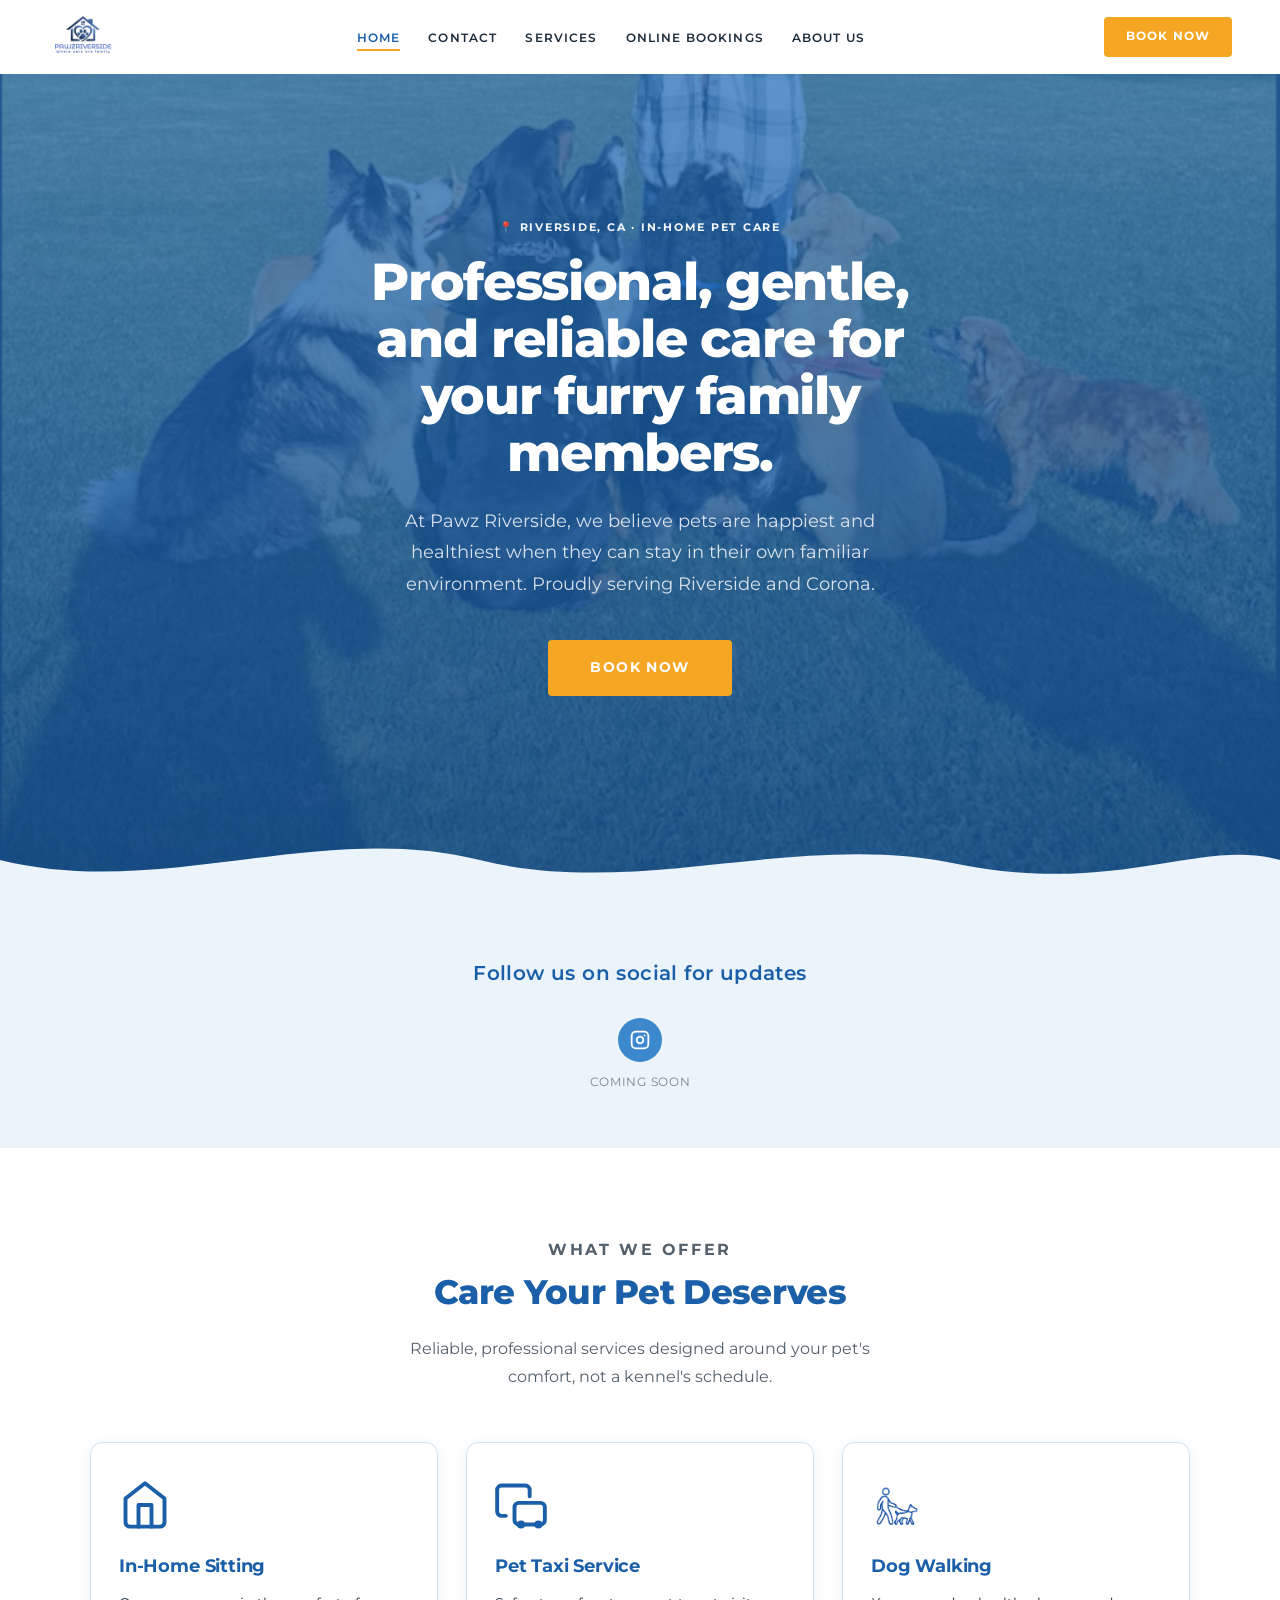
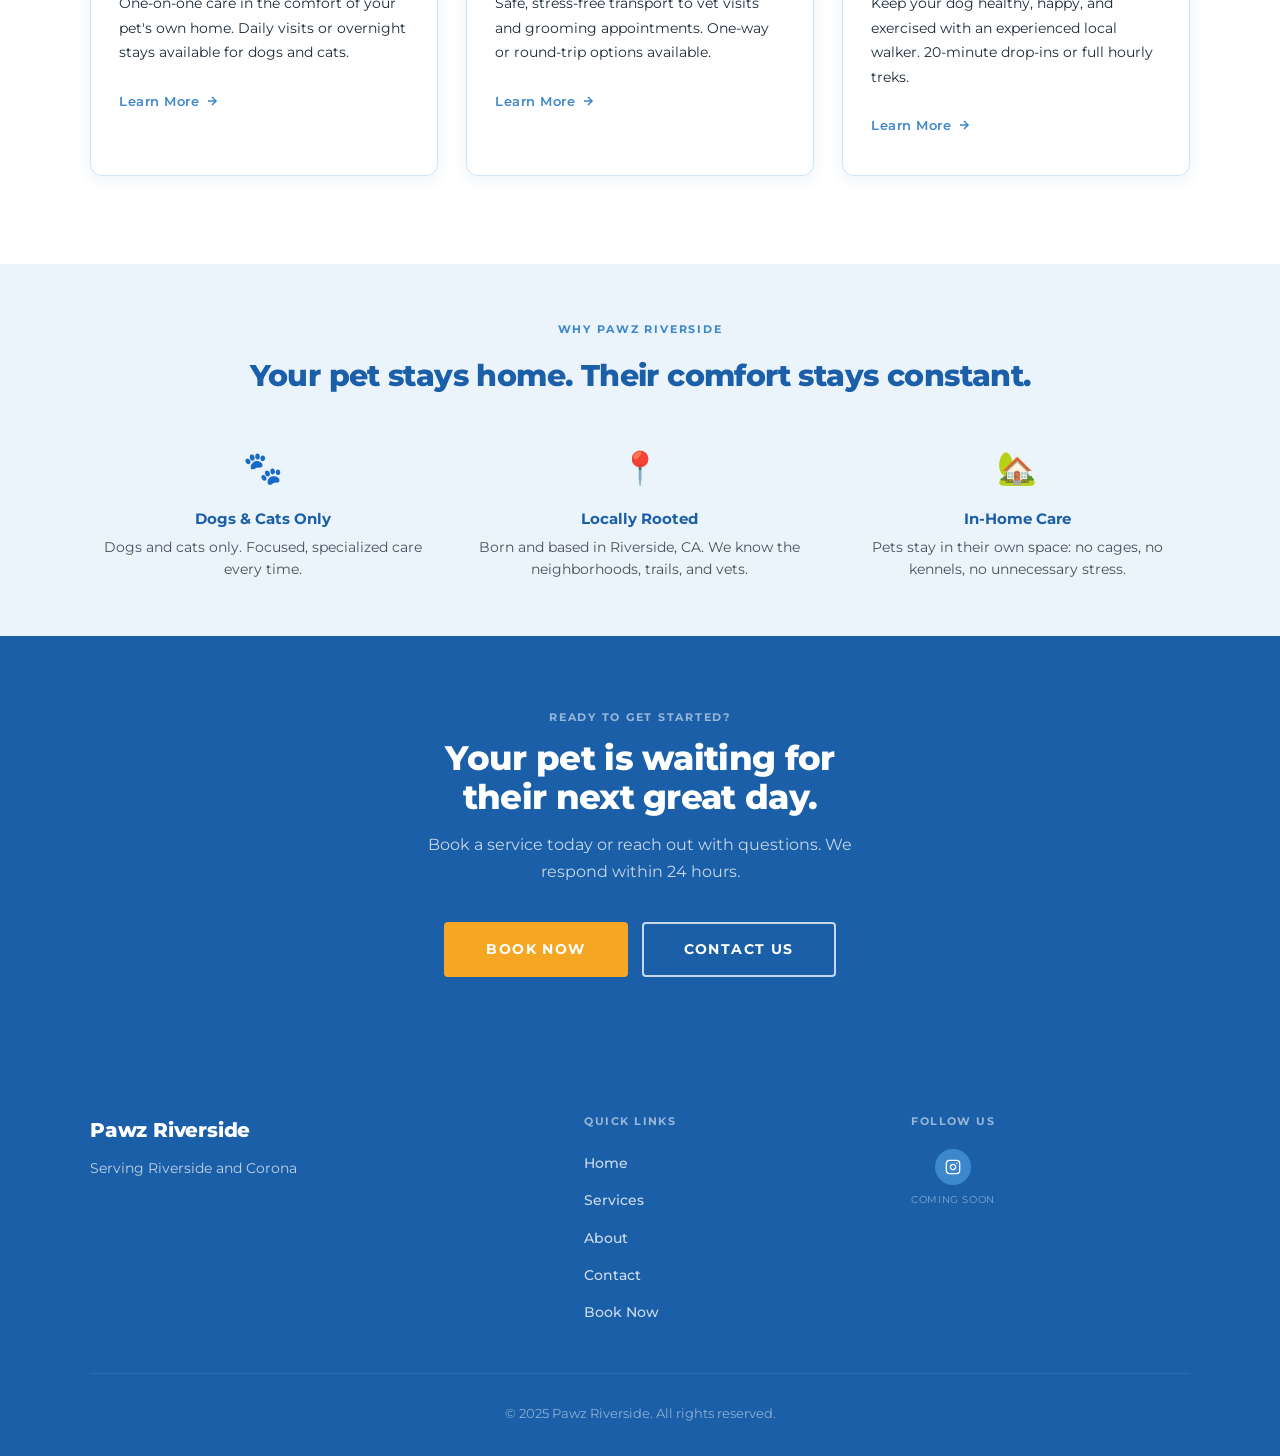
<file: index.html>
<!DOCTYPE html>
<html lang="en">
<head>
  <link rel="apple-touch-icon" sizes="180x180" href="/apple-touch-icon.png">
  <link rel="icon" type="image/png" sizes="32x32" href="/favicon-32x32.png">
  <link rel="icon" type="image/png" sizes="16x16" href="/favicon-16x16.png">
  <link rel="manifest" href="/site.webmanifest">
  <meta charset="UTF-8" />
  <meta name="viewport" content="width=device-width, initial-scale=1.0" />
  <title>Pawz Riverside — In-Home Pet Sitting & Pet Taxi | Riverside, CA</title>
  <meta name="description" content="Professional in-home pet sitting, pet taxi, and dog walking services in Riverside, CA. Serving dogs and cats with personalized, loving care." />
  <link rel="stylesheet" href="style.css" />
</head>
<body>

  <!-- ===== NAV ===== -->
  <nav class="nav" id="nav">
    <div class="nav-logo-wrapper">
      <a href="index.html" class="nav-logo-link">
        <img src="images/Pawz_Riverside_Logo.jpg" alt="Pawz Riverside" class="nav-logo-img" />
      </a>
    </div>
    <ul class="nav-links">
      <li><a href="index.html" class="active">Home</a></li>
      <li><a href="contact.html">Contact</a></li>
      <li><a href="services.html">Services</a></li>
      <li><a href="booking.html">Online Bookings</a></li>
      <li><a href="about.html">About Us</a></li>
    </ul>
    <a href="booking.html" class="btn-book">Book Now</a>
    <button class="nav-hamburger" id="hamburger" aria-label="Toggle menu">
      <span></span><span></span><span></span>
    </button>
  </nav>
  <div class="mobile-menu" id="mobileMenu">
    <a href="index.html" class="active">Home</a>
    <a href="contact.html">Contact</a>
    <a href="services.html">Services</a>
    <a href="booking.html">Online Bookings</a>
    <a href="about.html">About Us</a>
    <a href="booking.html" class="btn-book-mobile">Book Now</a>
  </div>

  <!-- ===== HERO ===== -->
  <section class="hero">
    <div class="hero-content">
      <p class="section-label" style="color:rgba(255,255,255,0.95); margin-bottom:16px;">📍 Riverside, CA · In-Home Pet Care</p>
      <h1>Professional, gentle, and reliable care for your furry family members.</h1>
      <p class="hero-sub">At Pawz Riverside, we believe pets are happiest and healthiest when they can stay in their own familiar environment. Proudly serving Riverside and Corona.</p>
      <a href="booking.html" class="btn-primary">Book Now</a>
    </div>
    <div class="hero-wave">
      <svg xmlns="http://www.w3.org/2000/svg" viewBox="0 0 1440 90" preserveAspectRatio="none">
        <path d="M0,45 C180,90 360,0 540,45 C720,90 900,10 1080,50 C1260,85 1350,20 1440,45 L1440,90 L0,90 Z" fill="#EBF3FB"/>
      </svg>
    </div>
  </section>

  <!-- ===== SOCIAL ===== -->
  <section class="social-section">
    <h2>Follow us on social for updates</h2>
    <div class="social-buttons">
      <div style="display:flex; flex-direction:column; align-items:center; gap:10px;">
        <a href="#" class="social-btn" aria-label="Instagram">
          <svg viewBox="0 0 24 24" fill="none" stroke="currentColor" stroke-width="2.2" stroke-linecap="round" stroke-linejoin="round">
            <rect x="2" y="2" width="20" height="20" rx="5" ry="5"/>
            <path d="M16 11.37A4 4 0 1112.63 8 4 4 0 0116 11.37z"/>
            <line x1="17.5" y1="6.5" x2="17.51" y2="6.5"/>
          </svg>
        </a>
        <span style="font-size:12px; color:var(--navy); opacity:0.55; letter-spacing:0.06em; text-transform:uppercase;">Coming Soon</span>
      </div>
    </div>
  </section>

  <!-- ===== SERVICES TEASER ===== -->
  <section class="services-teaser">
    <div class="services-teaser-inner">
      <div class="services-teaser-header">
        <p class="section-label">What We Offer</p>
        <h2>Care Your Pet Deserves</h2>
        <p>Reliable, professional services designed around your pet's comfort, not a kennel's schedule.</p>
      </div>

      <div class="services-grid">

        <!-- Card 1 -->
        <div class="service-card fade-up" style="animation-delay:0s; transition-delay:0s;">
          <div class="service-icon">
            <svg viewBox="0 0 24 24" fill="none" stroke="currentColor" stroke-width="1.8" stroke-linecap="round" stroke-linejoin="round">
              <path d="M3 9l9-7 9 7v11a2 2 0 01-2 2H5a2 2 0 01-2-2z"/>
              <polyline points="9 22 9 12 15 12 15 22"/>
            </svg>
          </div>
          <h3>In-Home Sitting</h3>
          <p>One-on-one care in the comfort of your pet's own home. Daily visits or overnight stays available for dogs and cats.</p>
          <a href="services.html" class="learn-more">
            Learn More
            <svg width="14" height="14" viewBox="0 0 24 24" fill="none" stroke="currentColor" stroke-width="2.5"><path d="M5 12h14M12 5l7 7-7 7"/></svg>
          </a>
        </div>

        <!-- Card 2 -->
        <div class="service-card fade-up" style="transition-delay:0.15s;">
          <div class="service-icon">
            <svg viewBox="0 0 24 24" fill="none" stroke="currentColor" stroke-width="1.8" stroke-linecap="round" stroke-linejoin="round">
              <path d="M5 17H3a2 2 0 01-2-2V5a2 2 0 012-2h11a2 2 0 012 2v3"/>
              <rect x="9" y="11" width="14" height="10" rx="2"/>
              <circle cx="12" cy="21" r="1"/><circle cx="20" cy="21" r="1"/>
            </svg>
          </div>
          <h3>Pet Taxi Service</h3>
          <p>Safe, stress-free transport to vet visits and grooming appointments. One-way or round-trip options available.</p>
          <a href="services.html" class="learn-more">
            Learn More
            <svg width="14" height="14" viewBox="0 0 24 24" fill="none" stroke="currentColor" stroke-width="2.5"><path d="M5 12h14M12 5l7 7-7 7"/></svg>
          </a>
        </div>

        <!-- Card 3 -->
        <div class="service-card fade-up" style="transition-delay:0.3s;">
          <div class="service-icon">
            <img src="images/Dog_Being_Walked.png" alt="Dog Walking" style="width:56px; height:56px; object-fit:contain;" />
          </div>
          <h3>Dog Walking</h3>
          <p>Keep your dog healthy, happy, and exercised with an experienced local walker. 20-minute drop-ins or full hourly treks.</p>
          <a href="services.html" class="learn-more">
            Learn More
            <svg width="14" height="14" viewBox="0 0 24 24" fill="none" stroke="currentColor" stroke-width="2.5"><path d="M5 12h14M12 5l7 7-7 7"/></svg>
          </a>
        </div>

      </div>
    </div>
  </section>

  <!-- ===== TRUST STRIP ===== -->
  <section class="section-mist" style="padding: 56px 48px; text-align:center; overflow:hidden;">
    <div class="section-inner">
      <p class="section-label" style="margin-bottom:12px;">Why Pawz Riverside</p>
      <h2 style="font-size:30px; font-weight:800; color:var(--ocean-blue); letter-spacing:-0.02em; margin-bottom:40px;">Your pet stays home. Their comfort stays constant.</h2>
      <div class="trust-grid">
        <div class="trust-card fade-up">
          <div style="font-size:32px; margin-bottom:10px;">🐾</div>
          <h4 style="font-size:15px; font-weight:700; color:var(--ocean-blue); margin-bottom:6px;">Dogs & Cats Only</h4>
          <p style="font-size:13.5px; color:var(--navy); opacity:0.8; line-height:1.6;">Dogs and cats only. Focused, specialized care every time.</p>
        </div>
        <div class="trust-card fade-up" style="transition-delay:0.12s;">
          <div style="font-size:32px; margin-bottom:10px;">📍</div>
          <h4 style="font-size:15px; font-weight:700; color:var(--ocean-blue); margin-bottom:6px;">Locally Rooted</h4>
          <p style="font-size:13.5px; color:var(--navy); opacity:0.8; line-height:1.6;">Born and based in Riverside, CA. We know the neighborhoods, trails, and vets.</p>
        </div>
        <div class="trust-card fade-up" style="transition-delay:0.24s;">
          <div style="font-size:32px; margin-bottom:10px;">🏡</div>
          <h4 style="font-size:15px; font-weight:700; color:var(--ocean-blue); margin-bottom:6px;">In-Home Care</h4>
          <p style="font-size:13.5px; color:var(--navy); opacity:0.8; line-height:1.6;">Pets stay in their own space: no cages, no kennels, no unnecessary stress.</p>
        </div>
      </div>
    </div>
  </section>

  <!-- ===== CTA BAND ===== -->
  <section style="background:var(--ocean-blue); padding:72px 48px; text-align:center;">
    <p class="section-label" style="color:rgba(255,255,255,0.55); margin-bottom:12px;">Ready to get started?</p>
    <h2 style="font-size:34px; font-weight:800; color:var(--white); letter-spacing:-0.02em; line-height:1.15; margin-bottom:14px; max-width:560px; margin-left:auto; margin-right:auto; text-wrap:balance;">Your pet is waiting for their next great day.</h2>
    <p style="font-size:16px; color:rgba(255,255,255,0.75); margin-bottom:36px; max-width:440px; margin-left:auto; margin-right:auto;">Book a service today or reach out with questions. We respond within 24 hours.</p>
    <div style="display:flex; gap:14px; justify-content:center; flex-wrap:wrap;">
      <a href="booking.html" class="btn-primary">Book Now</a>
      <a href="contact.html" class="btn-outline-white">Contact Us</a>
    </div>
  </section>

  <!-- ===== FOOTER ===== -->
  <footer class="footer">
    <div class="footer-inner">
      <div class="footer-top">
        <div class="footer-brand">
          <h3>Pawz Riverside</h3>
          <p>Serving Riverside and Corona</p>
        </div>
        <div class="footer-links">
          <p class="footer-col-title">Quick Links</p>
          <ul>
            <li><a href="index.html">Home</a></li>
            <li><a href="services.html">Services</a></li>
            <li><a href="about.html">About</a></li>
            <li><a href="contact.html">Contact</a></li>
            <li><a href="booking.html">Book Now</a></li>
          </ul>
        </div>
        <div>
          <p class="footer-col-title">Follow Us</p>
          <div class="social-icons">
            <div style="display:flex; flex-direction:column; align-items:center; gap:6px;">
              <a href="#" class="social-icon" aria-label="Instagram">
                <svg viewBox="0 0 24 24" fill="none" stroke="currentColor" stroke-width="2" stroke-linecap="round" stroke-linejoin="round">
                  <rect x="2" y="2" width="20" height="20" rx="5" ry="5"/>
                  <path d="M16 11.37A4 4 0 1112.63 8 4 4 0 0116 11.37z"/>
                  <line x1="17.5" y1="6.5" x2="17.51" y2="6.5"/>
                </svg>
              </a>
              <span style="font-size:10px; color:rgba(255,255,255,0.45); letter-spacing:0.06em; text-transform:uppercase;">Coming Soon</span>
            </div>
          </div>
        </div>
      </div>
      <div class="footer-bottom">
        <p>© 2025 Pawz Riverside. All rights reserved.</p>
      </div>
    </div>
  </footer>

  <script>
    const nav = document.getElementById('nav');
    window.addEventListener('scroll', () => {
      nav.classList.toggle('scrolled', window.scrollY > 20);
    });

    const hamburger = document.getElementById('hamburger');
    const mobileMenu = document.getElementById('mobileMenu');
    hamburger.addEventListener('click', () => {
      hamburger.classList.toggle('open');
      mobileMenu.classList.toggle('open');
    });

    const fadeEls = document.querySelectorAll('.fade-up');
    const observer = new IntersectionObserver((entries) => {
      entries.forEach(entry => {
        if (entry.isIntersecting) {
          entry.target.classList.add('visible');
          observer.unobserve(entry.target);
        }
      });
    }, { threshold: 0.12 });
    fadeEls.forEach(el => observer.observe(el));
  </script>

</body>
</html>
</file>
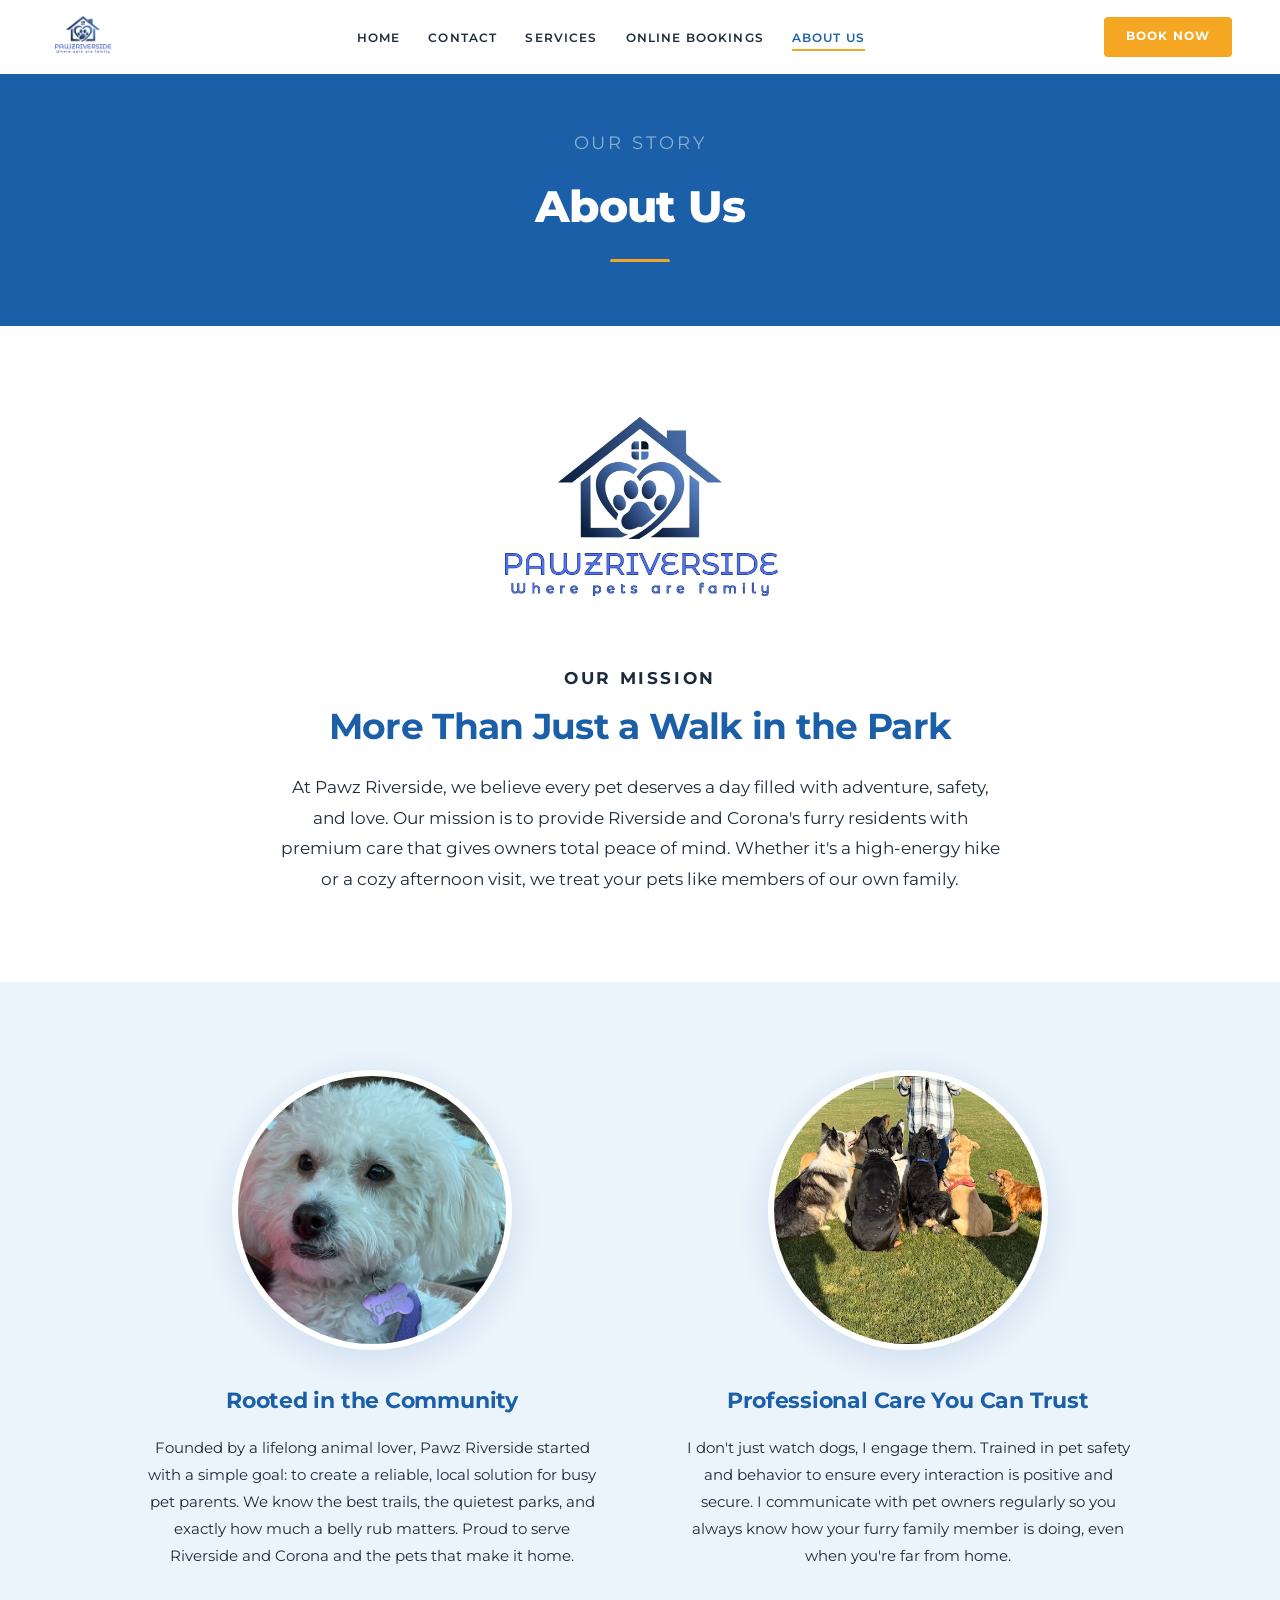
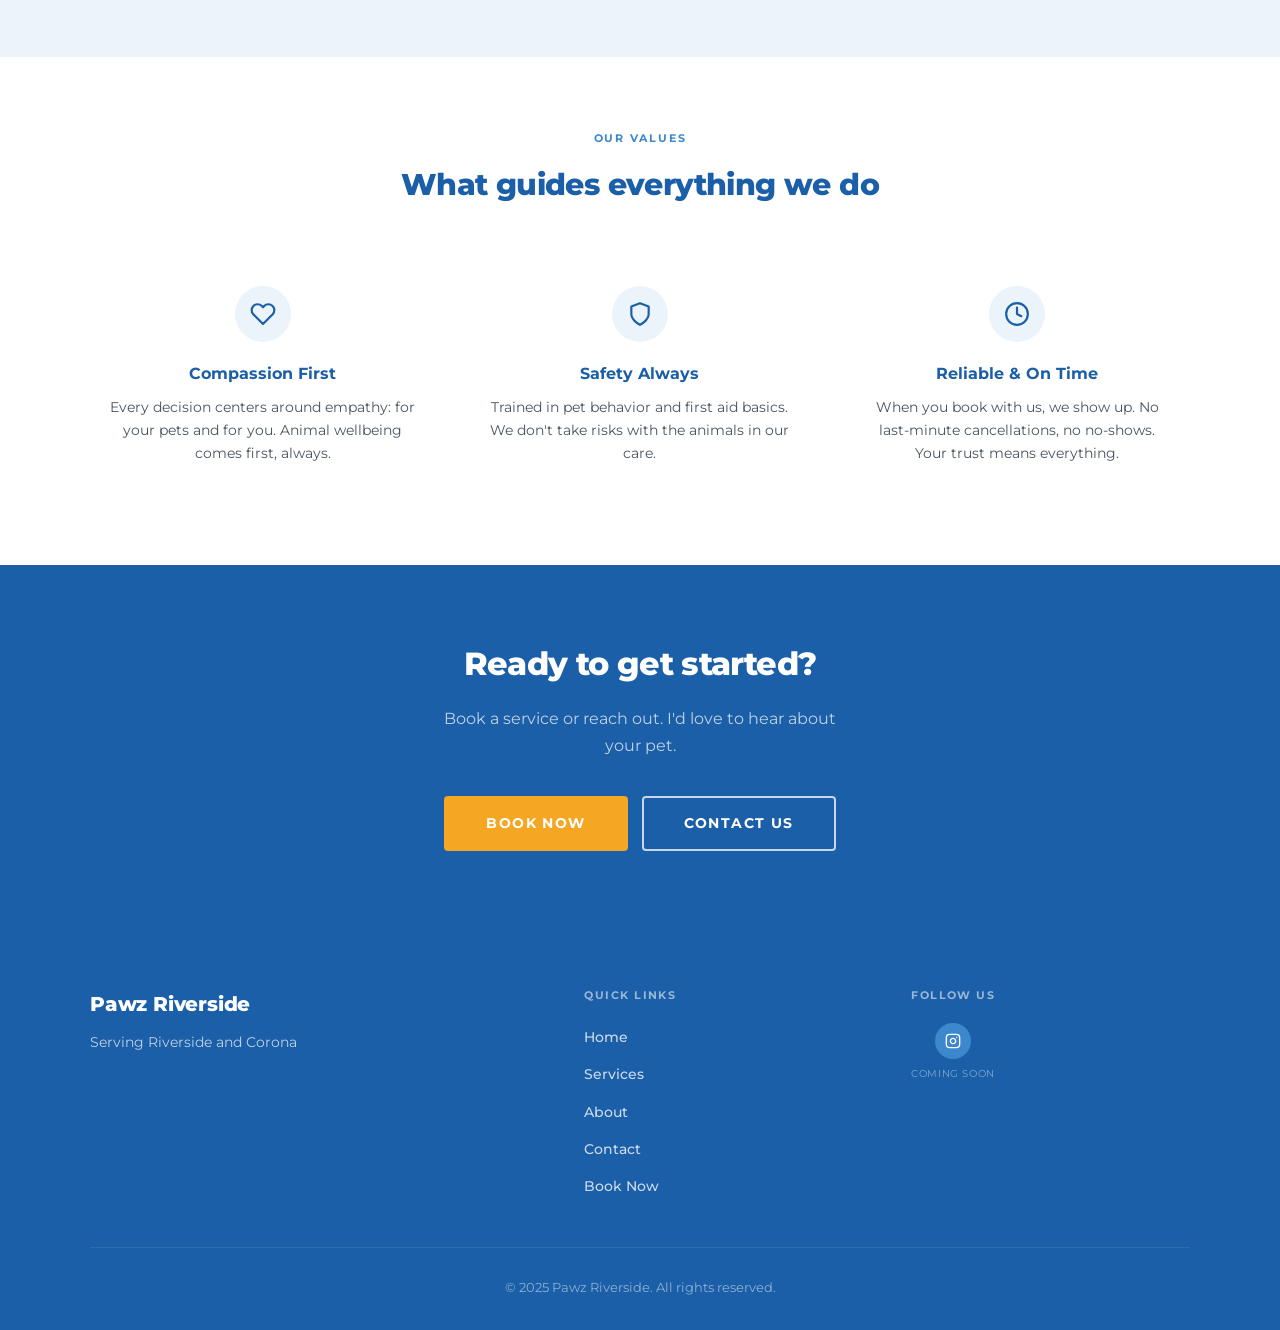
<file: about.html>
<!DOCTYPE html>
<html lang="en">
<head>
  <link rel="apple-touch-icon" sizes="180x180" href="/apple-touch-icon.png">
  <link rel="icon" type="image/png" sizes="32x32" href="/favicon-32x32.png">
  <link rel="icon" type="image/png" sizes="16x16" href="/favicon-16x16.png">
  <link rel="manifest" href="/site.webmanifest">
  <meta charset="UTF-8" />
  <meta name="viewport" content="width=device-width, initial-scale=1.0" />
  <title>About Us — Pawz Riverside | Riverside, CA</title>
  <meta name="description" content="Meet the team at Pawz Riverside — locally rooted pet care professionals committed to your pet's comfort and safety in Riverside, CA." />
  <link rel="stylesheet" href="style.css" />
</head>
<body>

  <!-- ===== NAV ===== -->
  <nav class="nav" id="nav">
    <div class="nav-logo-wrapper">
      <a href="index.html" class="nav-logo-link">
        <img src="images/Pawz_Riverside_Logo.jpg" alt="Pawz Riverside" class="nav-logo-img" />
      </a>
    </div>
    <ul class="nav-links">
      <li><a href="index.html">Home</a></li>
      <li><a href="contact.html">Contact</a></li>
      <li><a href="services.html">Services</a></li>
      <li><a href="booking.html">Online Bookings</a></li>
      <li><a href="about.html" class="active">About Us</a></li>
    </ul>
    <a href="booking.html" class="btn-book">Book Now</a>
    <button class="nav-hamburger" id="hamburger" aria-label="Toggle menu">
      <span></span><span></span><span></span>
    </button>
  </nav>
  <div class="mobile-menu" id="mobileMenu">
    <a href="index.html">Home</a>
    <a href="contact.html">Contact</a>
    <a href="services.html">Services</a>
    <a href="booking.html">Online Bookings</a>
    <a href="about.html" class="active">About Us</a>
    <a href="booking.html" class="btn-book-mobile">Book Now</a>
  </div>

  <!-- ===== PAGE HEADER ===== -->
  <div class="page-header">
    <p class="section-label" style="color:rgba(255,255,255,0.5); margin-bottom:10px;">Our Story</p>
    <h1>About Us</h1>
    <div class="amber-divider"></div>
  </div>


  <!-- ===== LOGO ABOVE MISSION ===== -->
  <div style="text-align:center; padding:56px 24px 0;">
    <img src="images/Pawz_Riverside_Logo.jpg" alt="Pawz Riverside: Where pets are family" style="max-width:340px; width:100%; display:inline-block;" />
  </div>

  <!-- ===== MISSION ===== -->
  <section class="mission-section">
    <p class="section-label" style="text-align:center; margin-bottom:12px;">Our Mission</p>
    <h2>More Than Just a Walk in the Park</h2>
    <p>At Pawz Riverside, we believe every pet deserves a day filled with adventure, safety, and love. Our mission is to provide Riverside and Corona's furry residents with premium care that gives owners total peace of mind. Whether it's a high-energy hike or a cozy afternoon visit, we treat your pets like members of our own family.</p>
  </section>

  <!-- ===== FEATURE COLUMNS ===== -->
  <section class="feature-section">
    <div class="feature-grid">

      <div class="feature-col fade-up">
        <div class="feature-img-circle">
          <img src="images/photo_gigi.jpeg" alt="Gigi — Pawz Riverside" class="feature-circle-photo" />
        </div>
        <h3>Rooted in the Community</h3>
        <p>Founded by a lifelong animal lover, Pawz Riverside started with a simple goal: to create a reliable, local solution for busy pet parents. We know the best trails, the quietest parks, and exactly how much a belly rub matters. Proud to serve Riverside and Corona and the pets that make it home.</p>
      </div>

      <div class="feature-col fade-up" style="transition-delay:0.18s;">
        <div class="feature-img-circle">
          <img src="images/photo_group_dogs.png" alt="Pawz Riverside — group of dogs with their caretaker" class="feature-circle-photo" />
        </div>
        <h3>Professional Care You Can Trust</h3>
        <p>I don't just watch dogs, I engage them. Trained in pet safety and behavior to ensure every interaction is positive and secure. I communicate with pet owners regularly so you always know how your furry family member is doing, even when you're far from home.</p>
      </div>

    </div>
  </section>

  <!-- ===== VALUES STRIP ===== -->
  <section class="section-white" style="padding-top:72px; padding-bottom:72px;">
    <div class="section-inner">
      <p class="section-label" style="text-align:center; margin-bottom:12px;">Our Values</p>
      <h2 style="font-size:30px; font-weight:800; color:var(--ocean-blue); text-align:center; letter-spacing:-0.02em; margin-bottom:48px;">What guides everything we do</h2>
      <div style="display:grid; grid-template-columns:repeat(3,1fr); gap:32px;">

        <div class="fade-up" style="text-align:center; padding:28px 20px;">
          <div style="width:56px; height:56px; background:var(--mist); border-radius:50%; display:flex; align-items:center; justify-content:center; margin:0 auto 18px; color:var(--ocean-blue);">
            <svg viewBox="0 0 24 24" fill="none" stroke="currentColor" stroke-width="2" width="26" height="26" stroke-linecap="round" stroke-linejoin="round"><path d="M20.84 4.61a5.5 5.5 0 00-7.78 0L12 5.67l-1.06-1.06a5.5 5.5 0 00-7.78 7.78l1.06 1.06L12 21.23l7.78-7.78 1.06-1.06a5.5 5.5 0 000-7.78z"/></svg>
          </div>
          <h4 style="font-size:16px; font-weight:700; color:var(--ocean-blue); margin-bottom:8px;">Compassion First</h4>
          <p style="font-size:14px; color:var(--navy); opacity:0.8; line-height:1.65;">Every decision centers around empathy: for your pets and for you. Animal wellbeing comes first, always.</p>
        </div>

        <div class="fade-up" style="text-align:center; padding:28px 20px; transition-delay:0.12s;">
          <div style="width:56px; height:56px; background:var(--mist); border-radius:50%; display:flex; align-items:center; justify-content:center; margin:0 auto 18px; color:var(--ocean-blue);">
            <svg viewBox="0 0 24 24" fill="none" stroke="currentColor" stroke-width="2" width="26" height="26" stroke-linecap="round" stroke-linejoin="round"><path d="M12 22s8-4 8-10V5l-8-3-8 3v7c0 6 8 10 8 10z"/></svg>
          </div>
          <h4 style="font-size:16px; font-weight:700; color:var(--ocean-blue); margin-bottom:8px;">Safety Always</h4>
          <p style="font-size:14px; color:var(--navy); opacity:0.8; line-height:1.65;">Trained in pet behavior and first aid basics. We don't take risks with the animals in our care.</p>
        </div>

        <div class="fade-up" style="text-align:center; padding:28px 20px; transition-delay:0.24s;">
          <div style="width:56px; height:56px; background:var(--mist); border-radius:50%; display:flex; align-items:center; justify-content:center; margin:0 auto 18px; color:var(--ocean-blue);">
            <svg viewBox="0 0 24 24" fill="none" stroke="currentColor" stroke-width="2" width="26" height="26" stroke-linecap="round" stroke-linejoin="round"><circle cx="12" cy="12" r="10"/><polyline points="12 6 12 12 16 14"/></svg>
          </div>
          <h4 style="font-size:16px; font-weight:700; color:var(--ocean-blue); margin-bottom:8px;">Reliable & On Time</h4>
          <p style="font-size:14px; color:var(--navy); opacity:0.8; line-height:1.65;">When you book with us, we show up. No last-minute cancellations, no no-shows. Your trust means everything.</p>
        </div>

      </div>
    </div>
  </section>

  <!-- ===== CTA ===== -->
  <section style="background:var(--ocean-blue); padding:72px 48px; text-align:center;">
    <h2 style="font-size:32px; font-weight:800; color:var(--white); letter-spacing:-0.02em; margin-bottom:14px; max-width:500px; margin-left:auto; margin-right:auto;">Ready to get started?</h2>
    <p style="font-size:16px; color:rgba(255,255,255,0.72); margin-bottom:36px; max-width:400px; margin-left:auto; margin-right:auto;">Book a service or reach out. I'd love to hear about your pet.</p>
    <div style="display:flex; gap:14px; justify-content:center; flex-wrap:wrap;">
      <a href="booking.html" class="btn-primary">Book Now</a>
      <a href="contact.html" class="btn-outline-white">Contact Us</a>
    </div>
  </section>

  <!-- ===== FOOTER ===== -->
  <footer class="footer">
    <div class="footer-inner">
      <div class="footer-top">
        <div class="footer-brand">
          <h3>Pawz Riverside</h3>
          <p>Serving Riverside and Corona</p>
        </div>
        <div class="footer-links">
          <p class="footer-col-title">Quick Links</p>
          <ul>
            <li><a href="index.html">Home</a></li>
            <li><a href="services.html">Services</a></li>
            <li><a href="about.html">About</a></li>
            <li><a href="contact.html">Contact</a></li>
            <li><a href="booking.html">Book Now</a></li>
          </ul>
        </div>
        <div>
          <p class="footer-col-title">Follow Us</p>
          <div class="social-icons">
            <div style="display:flex; flex-direction:column; align-items:center; gap:6px;">
              <a href="#" class="social-icon" aria-label="Instagram">
                <svg viewBox="0 0 24 24" fill="none" stroke="currentColor" stroke-width="2" stroke-linecap="round" stroke-linejoin="round">
                  <rect x="2" y="2" width="20" height="20" rx="5" ry="5"/>
                  <path d="M16 11.37A4 4 0 1112.63 8 4 4 0 0116 11.37z"/>
                  <line x1="17.5" y1="6.5" x2="17.51" y2="6.5"/>
                </svg>
              </a>
              <span style="font-size:10px; color:rgba(255,255,255,0.45); letter-spacing:0.06em; text-transform:uppercase;">Coming Soon</span>
            </div>
          </div>
        </div>
      </div>
      <div class="footer-bottom">
        <p>© 2025 Pawz Riverside. All rights reserved.</p>
      </div>
    </div>
  </footer>

  <script>
    const nav = document.getElementById('nav');
    window.addEventListener('scroll', () => {
      nav.classList.toggle('scrolled', window.scrollY > 20);
    });

    const hamburger = document.getElementById('hamburger');
    const mobileMenu = document.getElementById('mobileMenu');
    hamburger.addEventListener('click', () => {
      hamburger.classList.toggle('open');
      mobileMenu.classList.toggle('open');
    });

    const fadeEls = document.querySelectorAll('.fade-up');
    const observer = new IntersectionObserver((entries) => {
      entries.forEach(entry => {
        if (entry.isIntersecting) {
          entry.target.classList.add('visible');
          observer.unobserve(entry.target);
        }
      });
    }, { threshold: 0.12 });
    fadeEls.forEach(el => observer.observe(el));
  </script>

</body>
</html>
</file>
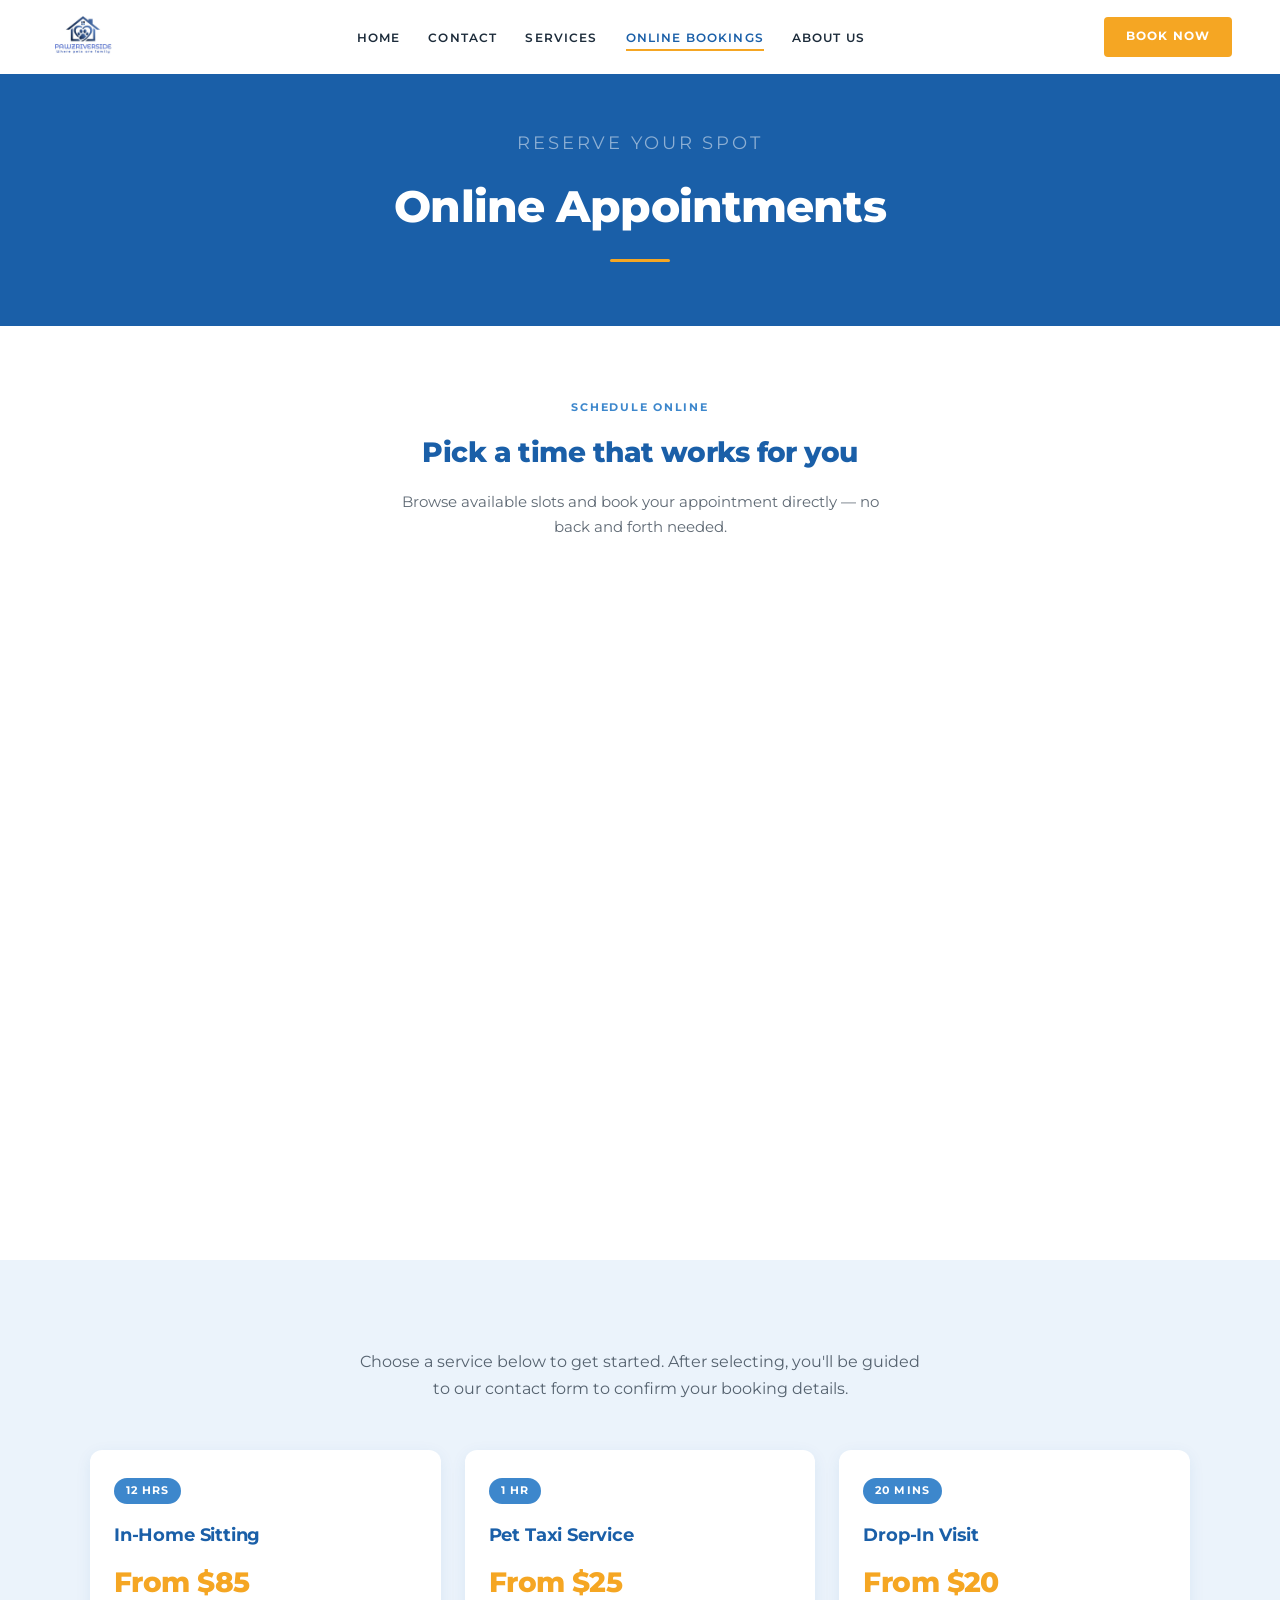
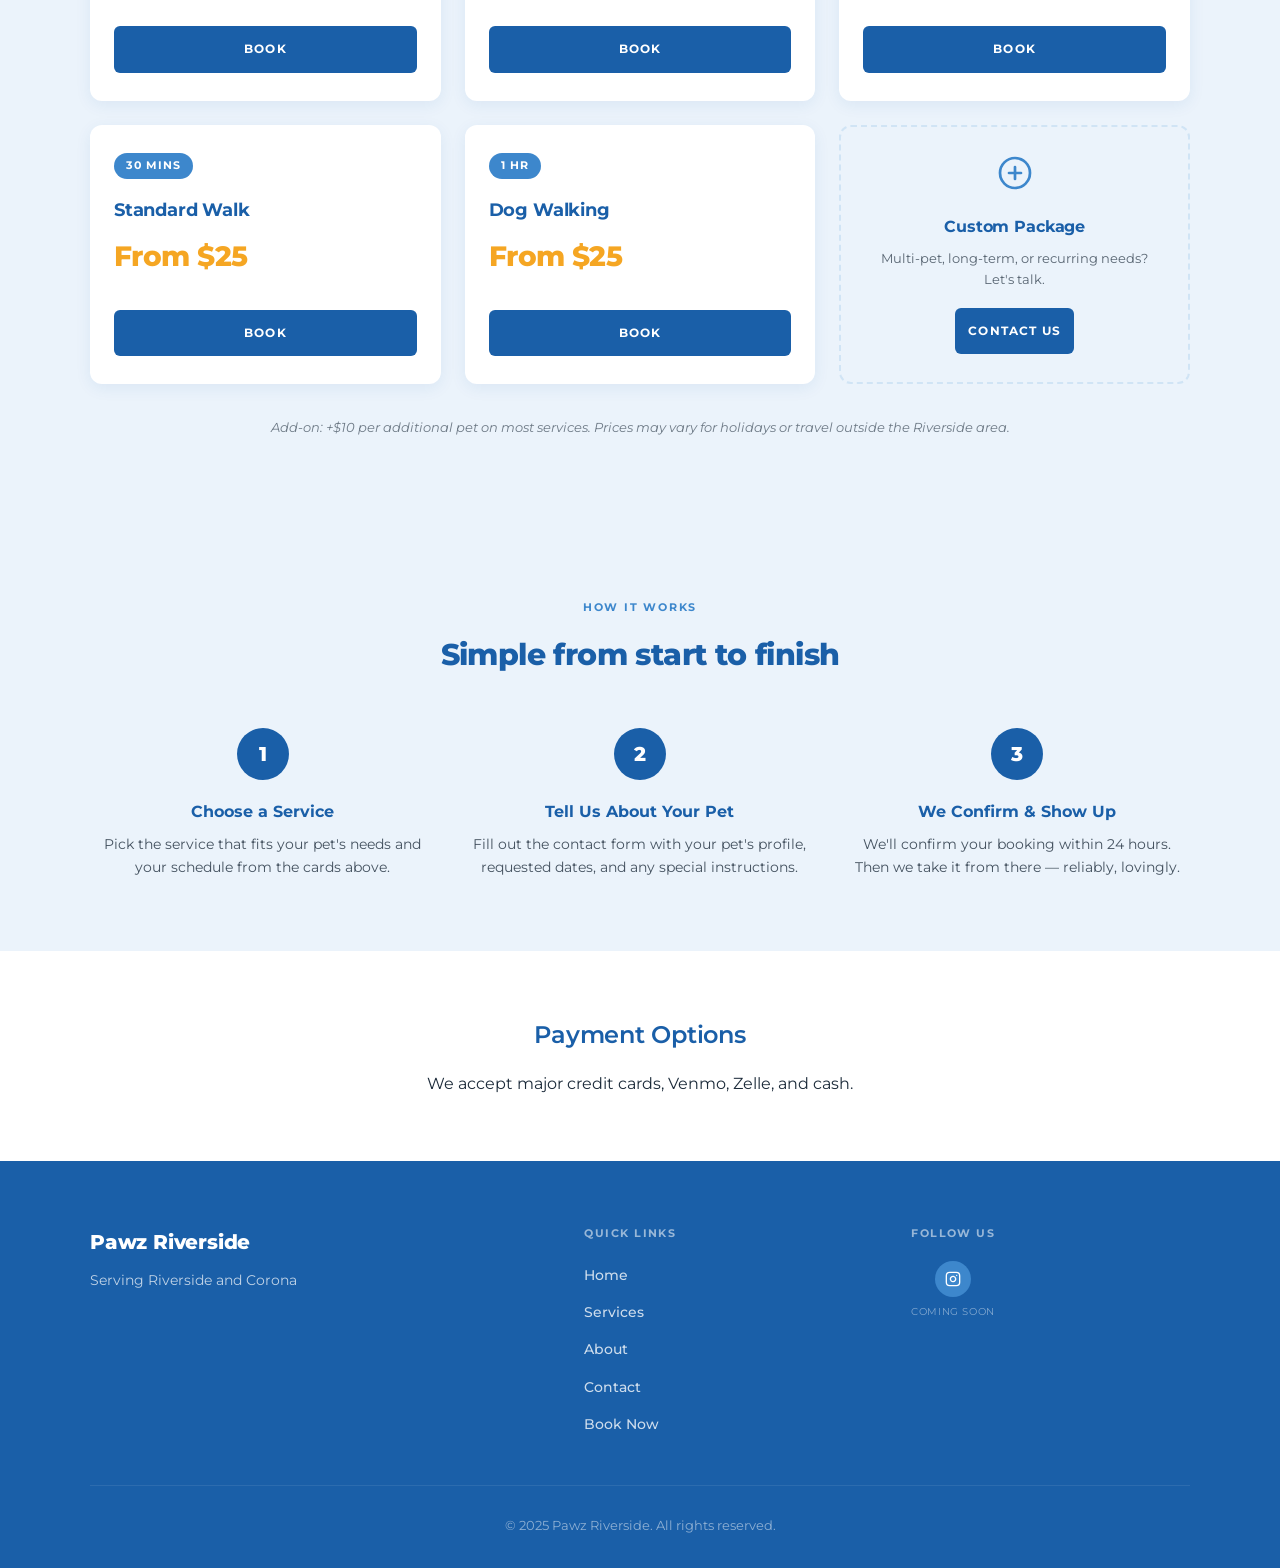
<file: booking.html>
<!DOCTYPE html>
<html lang="en">
<head>
  <link rel="apple-touch-icon" sizes="180x180" href="/apple-touch-icon.png">
  <link rel="icon" type="image/png" sizes="32x32" href="/favicon-32x32.png">
  <link rel="icon" type="image/png" sizes="16x16" href="/favicon-16x16.png">
  <link rel="manifest" href="/site.webmanifest">
  <meta charset="UTF-8" />
  <meta name="viewport" content="width=device-width, initial-scale=1.0" />
  <title>Online Bookings — Pawz Riverside | Riverside, CA</title>
  <meta name="description" content="Book pet sitting, pet taxi, and dog walking services online with Pawz Riverside in Riverside, CA." />
  <link rel="stylesheet" href="style.css" />
  <!-- Google Calendar Appointment Scheduling -->
  <link href="https://calendar.google.com/calendar/scheduling-button-script.css" rel="stylesheet">
  <script src="https://calendar.google.com/calendar/scheduling-button-script.js" async></script>
</head>
<body>

  <!-- ===== NAV ===== -->
  <nav class="nav" id="nav">
    <div class="nav-logo-wrapper">
      <a href="index.html" class="nav-logo-link">
        <img src="images/Pawz_Riverside_Logo.jpg" alt="Pawz Riverside" class="nav-logo-img" />
      </a>
    </div>
    <ul class="nav-links">
      <li><a href="index.html">Home</a></li>
      <li><a href="contact.html">Contact</a></li>
      <li><a href="services.html">Services</a></li>
      <li><a href="booking.html" class="active">Online Bookings</a></li>
      <li><a href="about.html">About Us</a></li>
    </ul>
    <a href="booking.html" class="btn-book">Book Now</a>
    <button class="nav-hamburger" id="hamburger" aria-label="Toggle menu">
      <span></span><span></span><span></span>
    </button>
  </nav>
  <div class="mobile-menu" id="mobileMenu">
    <a href="index.html">Home</a>
    <a href="contact.html">Contact</a>
    <a href="services.html">Services</a>
    <a href="booking.html" class="active">Online Bookings</a>
    <a href="about.html">About Us</a>
    <a href="booking.html" class="btn-book-mobile">Book Now</a>
  </div>

  <!-- ===== PAGE HEADER ===== -->
  <div class="page-header">
    <p class="section-label" style="color:rgba(255,255,255,0.5); margin-bottom:10px;">Reserve Your Spot</p>
    <h1>Online Appointments</h1>
    <div class="amber-divider"></div>
  </div>

  <!-- ===== INLINE CALENDAR ===== -->
  <section class="section-white" style="padding:72px 48px;">
    <div class="section-inner">
      <p class="section-label" style="text-align:center; margin-bottom:12px;">Schedule Online</p>
      <h2 style="font-size:28px; font-weight:800; color:var(--ocean-blue); text-align:center; letter-spacing:-0.02em; margin-bottom:12px;">Pick a time that works for you</h2>
      <p style="text-align:center; font-size:15px; color:var(--navy); opacity:0.7; max-width:480px; margin:0 auto 40px;">Browse available slots and book your appointment directly — no back and forth needed.</p>
      <iframe src="https://calendar.google.com/calendar/appointments/schedules/AcZssZ2RbpnjG40zxw4EBDXT9ttQLEKkoMM59OAylSq1pvJFELQc70JxSypb1LYw-XjjIzvBGoeb9-4y?gv=true" style="border:0; border-radius:8px;" width="100%" height="600" frameborder="0"></iframe>
    </div>
  </section>

  <!-- ===== BOOKING CARDS ===== -->
  <section class="section-mist">
    <div class="section-inner">
      <p style="text-align:center; font-size:16px; color:var(--navy); opacity:0.72; max-width:560px; margin:0 auto 48px;">
        Choose a service below to get started. After selecting, you'll be guided to our contact form to confirm your booking details.
      </p>

      <div class="booking-grid">

        <div class="booking-card fade-up">
          <span class="booking-badge">12 hrs</span>
          <h3>In-Home Sitting</h3>
          <p class="booking-price">From $85</p>
          <a href="contact.html" class="btn-book-card">Book</a>
        </div>

        <div class="booking-card fade-up" style="transition-delay:0.08s;">
          <span class="booking-badge">1 hr</span>
          <h3>Pet Taxi Service</h3>
          <p class="booking-price">From $25</p>
          <a href="contact.html" class="btn-book-card">Book</a>
        </div>

        <div class="booking-card fade-up" style="transition-delay:0.16s;">
          <span class="booking-badge">20 mins</span>
          <h3>Drop-In Visit</h3>
          <p class="booking-price">From $20</p>
          <a href="contact.html" class="btn-book-card">Book</a>
        </div>

        <div class="booking-card fade-up" style="transition-delay:0.24s;">
          <span class="booking-badge">30 mins</span>
          <h3>Standard Walk</h3>
          <p class="booking-price">From $25</p>
          <a href="contact.html" class="btn-book-card">Book</a>
        </div>

        <div class="booking-card fade-up" style="transition-delay:0.32s;">
          <span class="booking-badge">1 hr</span>
          <h3>Dog Walking</h3>
          <p class="booking-price">From $25</p>
          <a href="contact.html" class="btn-book-card">Book</a>
        </div>

        <div class="booking-card fade-up" style="transition-delay:0.4s; border:2px dashed #D0E4F5; box-shadow:none; background:rgba(235,243,251,0.5); display:flex; flex-direction:column; align-items:center; justify-content:center; text-align:center;">
          <div style="color:var(--sky-blue); margin-bottom:14px;">
            <svg viewBox="0 0 24 24" fill="none" stroke="currentColor" stroke-width="1.8" width="36" height="36" stroke-linecap="round" stroke-linejoin="round"><circle cx="12" cy="12" r="10"/><line x1="12" y1="8" x2="12" y2="16"/><line x1="8" y1="12" x2="16" y2="12"/></svg>
          </div>
          <h3 style="font-size:16px; color:var(--ocean-blue); margin-bottom:8px;">Custom Package</h3>
          <p style="font-size:13px; color:var(--navy); opacity:0.7; line-height:1.6; margin-bottom:18px;">Multi-pet, long-term, or recurring needs? Let's talk.</p>
          <a href="contact.html" class="btn-book-card">Contact Us</a>
        </div>

      </div>

      <p style="text-align:center; font-size:13px; color:var(--navy); opacity:0.6; margin-top:32px; font-style:italic;">
        Add-on: +$10 per additional pet on most services. Prices may vary for holidays or travel outside the Riverside area.
      </p>
    </div>
  </section>

  <!-- ===== HOW IT WORKS ===== -->
  <section class="section-mist" style="padding-top:72px; padding-bottom:72px;">
    <div class="section-inner">
      <p class="section-label" style="text-align:center; margin-bottom:12px;">How It Works</p>
      <h2 style="font-size:30px; font-weight:800; color:var(--ocean-blue); text-align:center; letter-spacing:-0.02em; margin-bottom:48px;">Simple from start to finish</h2>

      <div style="display:grid; grid-template-columns:repeat(3,1fr); gap:32px;">
        <div class="fade-up" style="text-align:center;">
          <div style="width:52px; height:52px; background:var(--ocean-blue); border-radius:50%; display:flex; align-items:center; justify-content:center; margin:0 auto 18px; color:var(--white); font-weight:800; font-size:20px;">1</div>
          <h4 style="font-size:16px; font-weight:700; color:var(--ocean-blue); margin-bottom:8px;">Choose a Service</h4>
          <p style="font-size:14px; color:var(--navy); opacity:0.8; line-height:1.65;">Pick the service that fits your pet's needs and your schedule from the cards above.</p>
        </div>
        <div class="fade-up" style="text-align:center; transition-delay:0.12s;">
          <div style="width:52px; height:52px; background:var(--ocean-blue); border-radius:50%; display:flex; align-items:center; justify-content:center; margin:0 auto 18px; color:var(--white); font-weight:800; font-size:20px;">2</div>
          <h4 style="font-size:16px; font-weight:700; color:var(--ocean-blue); margin-bottom:8px;">Tell Us About Your Pet</h4>
          <p style="font-size:14px; color:var(--navy); opacity:0.8; line-height:1.65;">Fill out the contact form with your pet's profile, requested dates, and any special instructions.</p>
        </div>
        <div class="fade-up" style="text-align:center; transition-delay:0.24s;">
          <div style="width:52px; height:52px; background:var(--ocean-blue); border-radius:50%; display:flex; align-items:center; justify-content:center; margin:0 auto 18px; color:var(--white); font-weight:800; font-size:20px;">3</div>
          <h4 style="font-size:16px; font-weight:700; color:var(--ocean-blue); margin-bottom:8px;">We Confirm & Show Up</h4>
          <p style="font-size:14px; color:var(--navy); opacity:0.8; line-height:1.65;">We'll confirm your booking within 24 hours. Then we take it from there — reliably, lovingly.</p>
        </div>
      </div>
    </div>
  </section>

  <!-- ===== PAYMENT OPTIONS ===== -->
  <section class="payment-section">
    <h2>Payment Options</h2>
    <p>We accept major credit cards, Venmo, Zelle, and cash.</p>
  </section>

  <!-- ===== FOOTER ===== -->
  <footer class="footer">
    <div class="footer-inner">
      <div class="footer-top">
        <div class="footer-brand">
          <h3>Pawz Riverside</h3>
          <p>Serving Riverside and Corona</p>
        </div>
        <div class="footer-links">
          <p class="footer-col-title">Quick Links</p>
          <ul>
            <li><a href="index.html">Home</a></li>
            <li><a href="services.html">Services</a></li>
            <li><a href="about.html">About</a></li>
            <li><a href="contact.html">Contact</a></li>
            <li><a href="booking.html">Book Now</a></li>
          </ul>
        </div>
        <div>
          <p class="footer-col-title">Follow Us</p>
          <div class="social-icons">
            <div style="display:flex; flex-direction:column; align-items:center; gap:6px;">
              <a href="#" class="social-icon" aria-label="Instagram">
                <svg viewBox="0 0 24 24" fill="none" stroke="currentColor" stroke-width="2" stroke-linecap="round" stroke-linejoin="round">
                  <rect x="2" y="2" width="20" height="20" rx="5" ry="5"/>
                  <path d="M16 11.37A4 4 0 1112.63 8 4 4 0 0116 11.37z"/>
                  <line x1="17.5" y1="6.5" x2="17.51" y2="6.5"/>
                </svg>
              </a>
              <span style="font-size:10px; color:rgba(255,255,255,0.45); letter-spacing:0.06em; text-transform:uppercase;">Coming Soon</span>
            </div>
          </div>
        </div>
      </div>
      <div class="footer-bottom">
        <p>© 2025 Pawz Riverside. All rights reserved.</p>
      </div>
    </div>
  </footer>

  <script>
    const nav = document.getElementById('nav');
    window.addEventListener('scroll', () => {
      nav.classList.toggle('scrolled', window.scrollY > 20);
    });

    const hamburger = document.getElementById('hamburger');
    const mobileMenu = document.getElementById('mobileMenu');
    hamburger.addEventListener('click', () => {
      hamburger.classList.toggle('open');
      mobileMenu.classList.toggle('open');
    });

    const fadeEls = document.querySelectorAll('.fade-up');
    const observer = new IntersectionObserver((entries) => {
      entries.forEach(entry => {
        if (entry.isIntersecting) {
          entry.target.classList.add('visible');
          observer.unobserve(entry.target);
        }
      });
    }, { threshold: 0.1 });
    fadeEls.forEach(el => observer.observe(el));
  </script>

</body>
</html>
</file>
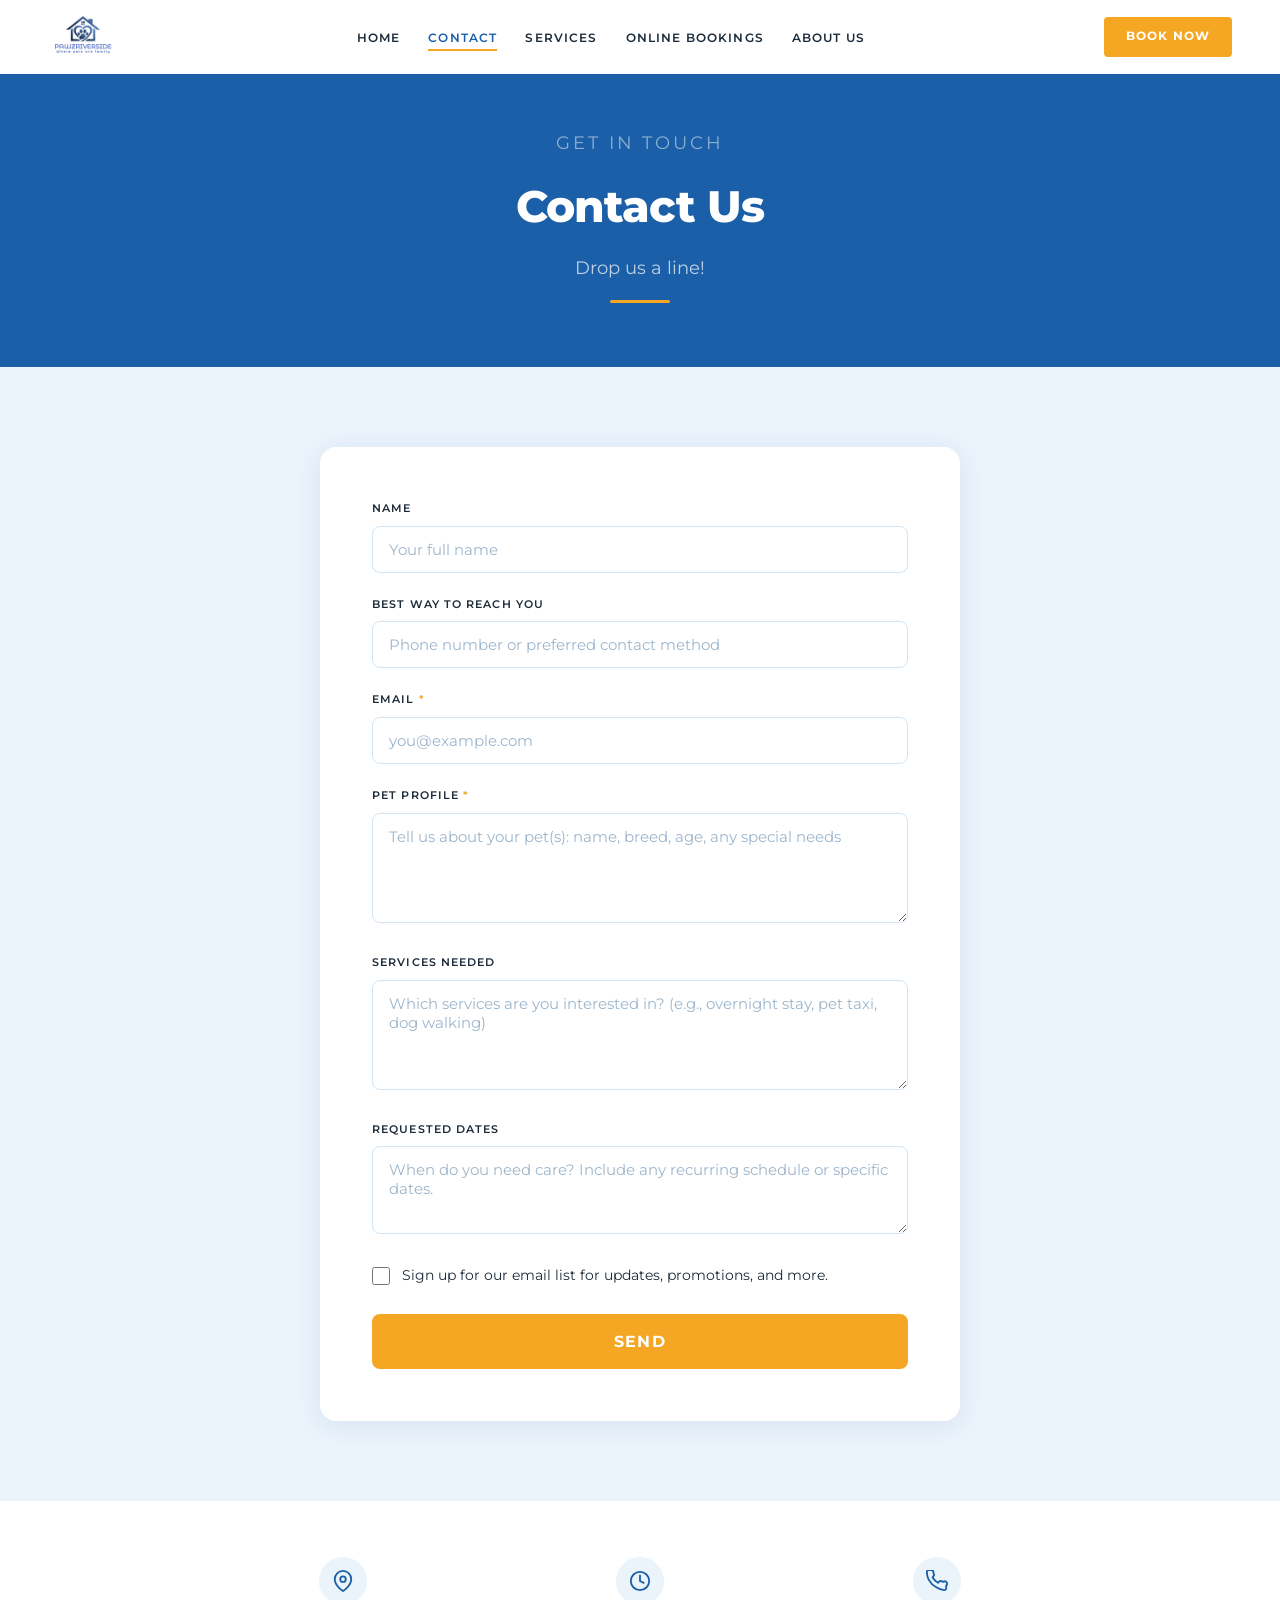
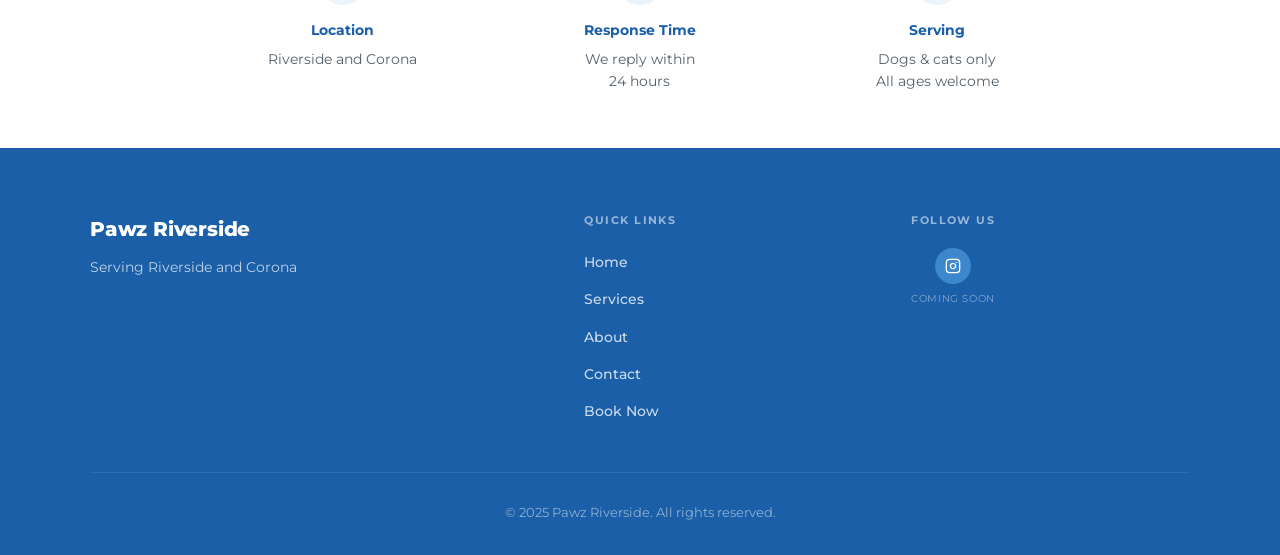
<file: contact.html>
<!DOCTYPE html>
<html lang="en">
<head>
  <link rel="apple-touch-icon" sizes="180x180" href="/apple-touch-icon.png">
  <link rel="icon" type="image/png" sizes="32x32" href="/favicon-32x32.png">
  <link rel="icon" type="image/png" sizes="16x16" href="/favicon-16x16.png">
  <link rel="manifest" href="/site.webmanifest">
  <meta charset="UTF-8" />
  <meta name="viewport" content="width=device-width, initial-scale=1.0" />
  <title>Contact Us — Pawz Riverside | Riverside, CA</title>
  <meta name="description" content="Get in touch with Pawz Riverside for pet sitting, pet taxi, and dog walking in Riverside, CA. We respond within 24 hours." />
  <link rel="stylesheet" href="style.css" />
</head>
<body>

  <!-- ===== NAV ===== -->
  <nav class="nav" id="nav">
    <div class="nav-logo-wrapper">
      <a href="index.html" class="nav-logo-link">
        <img src="images/Pawz_Riverside_Logo.jpg" alt="Pawz Riverside" class="nav-logo-img" />
      </a>
    </div>
    <ul class="nav-links">
      <li><a href="index.html">Home</a></li>
      <li><a href="contact.html" class="active">Contact</a></li>
      <li><a href="services.html">Services</a></li>
      <li><a href="booking.html">Online Bookings</a></li>
      <li><a href="about.html">About Us</a></li>
    </ul>
    <a href="booking.html" class="btn-book">Book Now</a>
    <button class="nav-hamburger" id="hamburger" aria-label="Toggle menu">
      <span></span><span></span><span></span>
    </button>
  </nav>
  <div class="mobile-menu" id="mobileMenu">
    <a href="index.html">Home</a>
    <a href="contact.html" class="active">Contact</a>
    <a href="services.html">Services</a>
    <a href="booking.html">Online Bookings</a>
    <a href="about.html">About Us</a>
    <a href="booking.html" class="btn-book-mobile">Book Now</a>
  </div>

  <!-- ===== PAGE HEADER ===== -->
  <div class="page-header">
    <p class="section-label" style="color:rgba(255,255,255,0.5); margin-bottom:10px;">Get in Touch</p>
    <h1>Contact Us</h1>
    <p>Drop us a line!</p>
    <div class="amber-divider"></div>
  </div>

  <!-- ===== CONTACT FORM ===== -->
  <section class="contact-section">

    <div class="contact-form-wrapper fade-up">
      <form name="contact" method="POST" netlify action="/thank-you.html">
        <input type="hidden" name="form-name" value="contact" />

        <div class="form-group">
          <label for="name" class="form-label">Name</label>
          <input
            type="text"
            id="name"
            name="name"
            class="form-input"
            placeholder="Your full name"
          />
        </div>

        <div class="form-group">
          <label for="phone" class="form-label">Best Way to Reach You</label>
          <input
            type="text"
            id="phone"
            name="phone"
            class="form-input"
            placeholder="Phone number or preferred contact method"
          />
        </div>

        <div class="form-group">
          <label for="email" class="form-label">Email <span style="color:var(--amber);">*</span></label>
          <input
            type="email"
            id="email"
            name="email"
            class="form-input"
            placeholder="you@example.com"
            required
          />
        </div>

        <div class="form-group">
          <label for="pet_profile" class="form-label">Pet Profile <span style="color:var(--amber);">*</span></label>
          <textarea
            id="pet_profile"
            name="pet_profile"
            class="form-textarea"
            placeholder="Tell us about your pet(s): name, breed, age, any special needs"
            required
          ></textarea>
        </div>

        <div class="form-group">
          <label for="services_needed" class="form-label">Services Needed</label>
          <textarea
            id="services_needed"
            name="services_needed"
            class="form-textarea"
            placeholder="Which services are you interested in? (e.g., overnight stay, pet taxi, dog walking)"
          ></textarea>
        </div>

        <div class="form-group">
          <label for="requested_dates" class="form-label">Requested Dates</label>
          <textarea
            id="requested_dates"
            name="requested_dates"
            class="form-textarea"
            placeholder="When do you need care? Include any recurring schedule or specific dates."
            style="min-height:88px;"
          ></textarea>
        </div>

        <div class="form-checkbox">
          <input type="checkbox" id="email_list" name="email_list" value="yes" />
          <label for="email_list">Sign up for our email list for updates, promotions, and more.</label>
        </div>

        <button type="submit" class="btn-submit">Send</button>
      </form>
    </div>

  </section>

  <!-- ===== CONTACT INFO STRIP ===== -->
  <section class="section-white" style="padding:56px 48px; text-align:center;">
    <div class="section-inner">
      <div style="display:grid; grid-template-columns:repeat(3,1fr); gap:32px; max-width:860px; margin:0 auto;">
        <div class="fade-up">
          <div style="width:48px; height:48px; background:var(--mist); border-radius:50%; display:flex; align-items:center; justify-content:center; margin:0 auto 14px; color:var(--ocean-blue);">
            <svg viewBox="0 0 24 24" fill="none" stroke="currentColor" stroke-width="2" width="22" height="22" stroke-linecap="round" stroke-linejoin="round"><path d="M21 10c0 7-9 13-9 13s-9-6-9-13a9 9 0 0118 0z"/><circle cx="12" cy="10" r="3"/></svg>
          </div>
          <h4 style="font-size:14px; font-weight:700; color:var(--ocean-blue); margin-bottom:6px;">Location</h4>
          <p style="font-size:13.5px; color:var(--navy); opacity:0.75; line-height:1.6;">Riverside and Corona</p>
        </div>
        <div class="fade-up" style="transition-delay:0.1s;">
          <div style="width:48px; height:48px; background:var(--mist); border-radius:50%; display:flex; align-items:center; justify-content:center; margin:0 auto 14px; color:var(--ocean-blue);">
            <svg viewBox="0 0 24 24" fill="none" stroke="currentColor" stroke-width="2" width="22" height="22" stroke-linecap="round" stroke-linejoin="round"><circle cx="12" cy="12" r="10"/><polyline points="12 6 12 12 16 14"/></svg>
          </div>
          <h4 style="font-size:14px; font-weight:700; color:var(--ocean-blue); margin-bottom:6px;">Response Time</h4>
          <p style="font-size:13.5px; color:var(--navy); opacity:0.75; line-height:1.6;">We reply within<br>24 hours</p>
        </div>
        <div class="fade-up" style="transition-delay:0.2s;">
          <div style="width:48px; height:48px; background:var(--mist); border-radius:50%; display:flex; align-items:center; justify-content:center; margin:0 auto 14px; color:var(--ocean-blue);">
            <svg viewBox="0 0 24 24" fill="none" stroke="currentColor" stroke-width="2" width="22" height="22" stroke-linecap="round" stroke-linejoin="round"><path d="M22 16.92v3a2 2 0 01-2.18 2 19.79 19.79 0 01-8.63-3.07A19.5 19.5 0 013.07 10.8 19.79 19.79 0 01.92 2.18 2 2 0 012.92 0h3a2 2 0 012 1.72c.127.96.361 1.903.7 2.81a2 2 0 01-.45 2.11L7.09 7.91a16 16 0 006 6l1.27-1.27a2 2 0 012.11-.45c.907.339 1.85.573 2.81.7A2 2 0 0122 16.92z"/></svg>
          </div>
          <h4 style="font-size:14px; font-weight:700; color:var(--ocean-blue); margin-bottom:6px;">Serving</h4>
          <p style="font-size:13.5px; color:var(--navy); opacity:0.75; line-height:1.6;">Dogs &amp; cats only<br>All ages welcome</p>
        </div>
      </div>
    </div>
  </section>

  <!-- ===== FOOTER ===== -->
  <footer class="footer">
    <div class="footer-inner">
      <div class="footer-top">
        <div class="footer-brand">
          <h3>Pawz Riverside</h3>
          <p>Serving Riverside and Corona</p>
        </div>
        <div class="footer-links">
          <p class="footer-col-title">Quick Links</p>
          <ul>
            <li><a href="index.html">Home</a></li>
            <li><a href="services.html">Services</a></li>
            <li><a href="about.html">About</a></li>
            <li><a href="contact.html">Contact</a></li>
            <li><a href="booking.html">Book Now</a></li>
          </ul>
        </div>
        <div>
          <p class="footer-col-title">Follow Us</p>
          <div class="social-icons">
            <div style="display:flex; flex-direction:column; align-items:center; gap:6px;">
              <a href="#" class="social-icon" aria-label="Instagram">
                <svg viewBox="0 0 24 24" fill="none" stroke="currentColor" stroke-width="2" stroke-linecap="round" stroke-linejoin="round">
                  <rect x="2" y="2" width="20" height="20" rx="5" ry="5"/>
                  <path d="M16 11.37A4 4 0 1112.63 8 4 4 0 0116 11.37z"/>
                  <line x1="17.5" y1="6.5" x2="17.51" y2="6.5"/>
                </svg>
              </a>
              <span style="font-size:10px; color:rgba(255,255,255,0.45); letter-spacing:0.06em; text-transform:uppercase;">Coming Soon</span>
            </div>
          </div>
        </div>
      </div>
      <div class="footer-bottom">
        <p>© 2025 Pawz Riverside. All rights reserved.</p>
      </div>
    </div>
  </footer>

  <script>
    const nav = document.getElementById('nav');
    window.addEventListener('scroll', () => {
      nav.classList.toggle('scrolled', window.scrollY > 20);
    });

    const hamburger = document.getElementById('hamburger');
    const mobileMenu = document.getElementById('mobileMenu');
    hamburger.addEventListener('click', () => {
      hamburger.classList.toggle('open');
      mobileMenu.classList.toggle('open');
    });

    const fadeEls = document.querySelectorAll('.fade-up');
    const observer = new IntersectionObserver((entries) => {
      entries.forEach(entry => {
        if (entry.isIntersecting) {
          entry.target.classList.add('visible');
          observer.unobserve(entry.target);
        }
      });
    }, { threshold: 0.12 });
    fadeEls.forEach(el => observer.observe(el));
  </script>

</body>
</html>
</file>
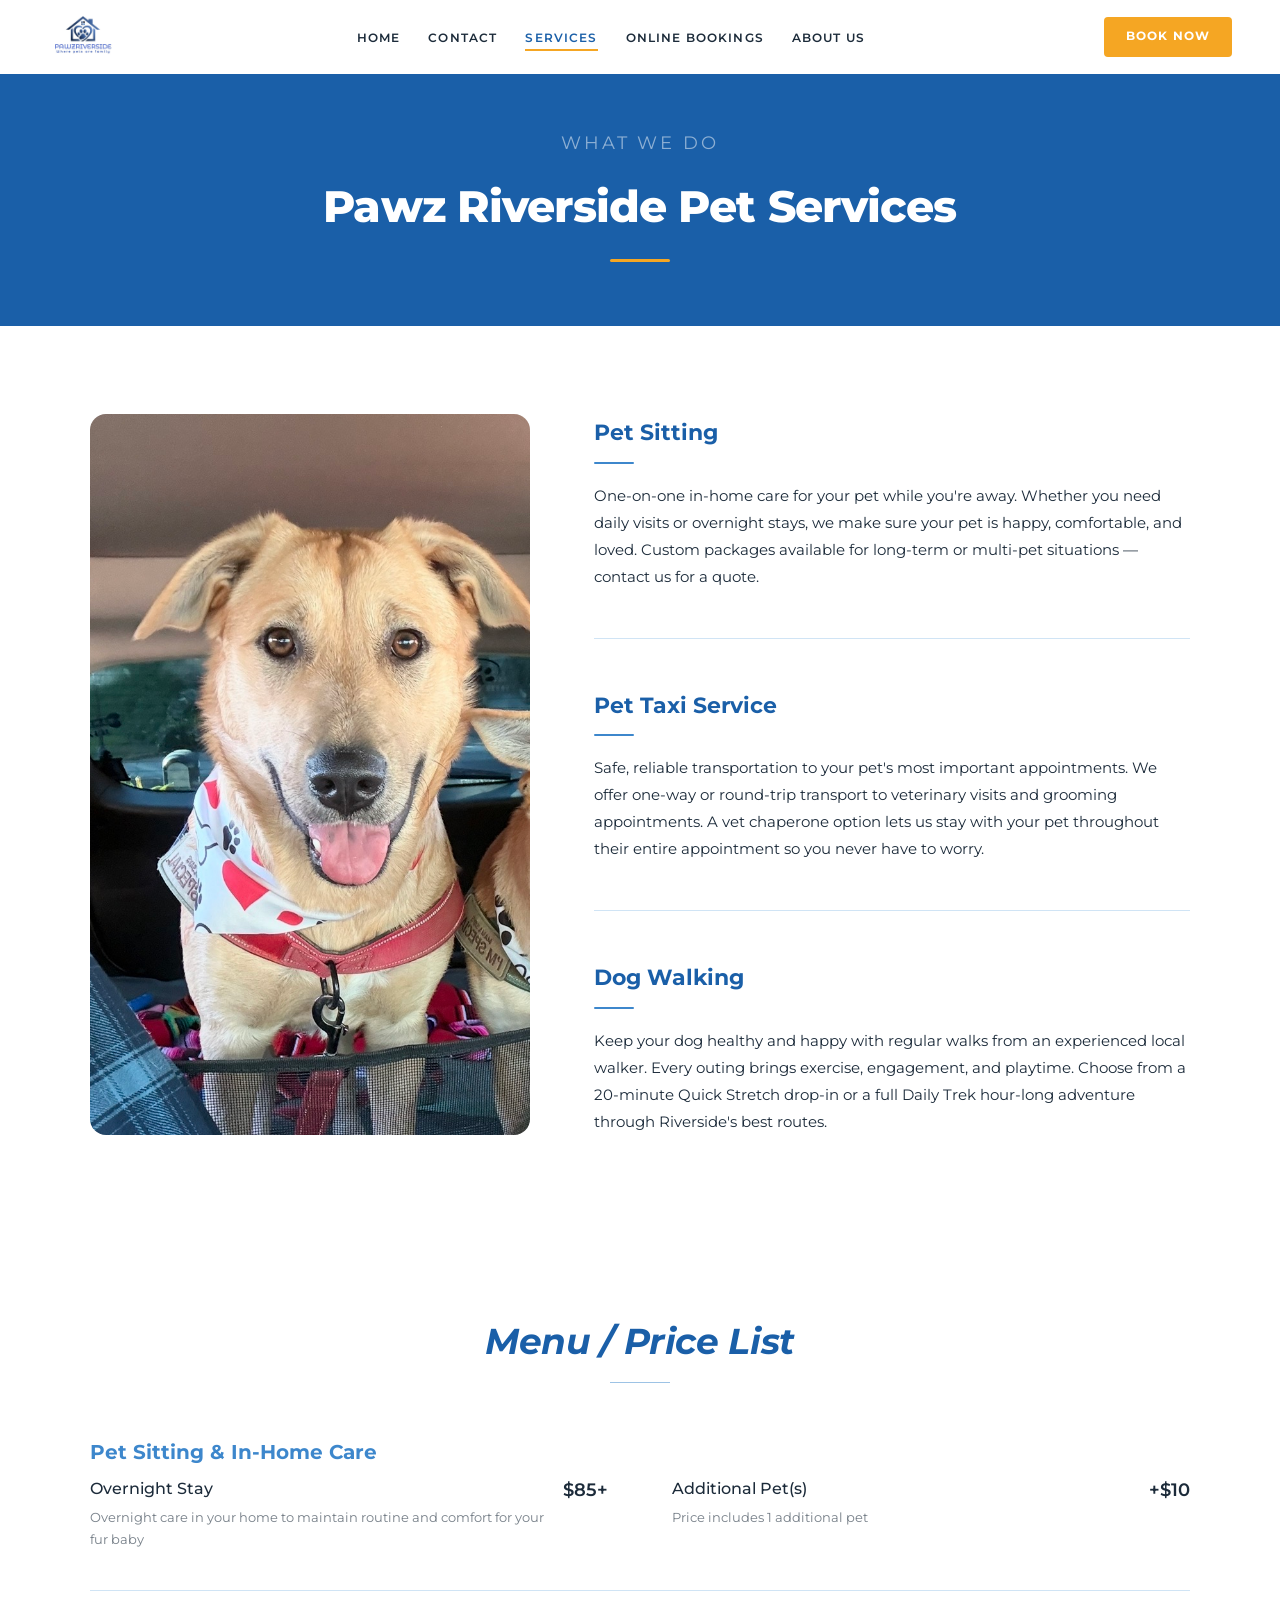
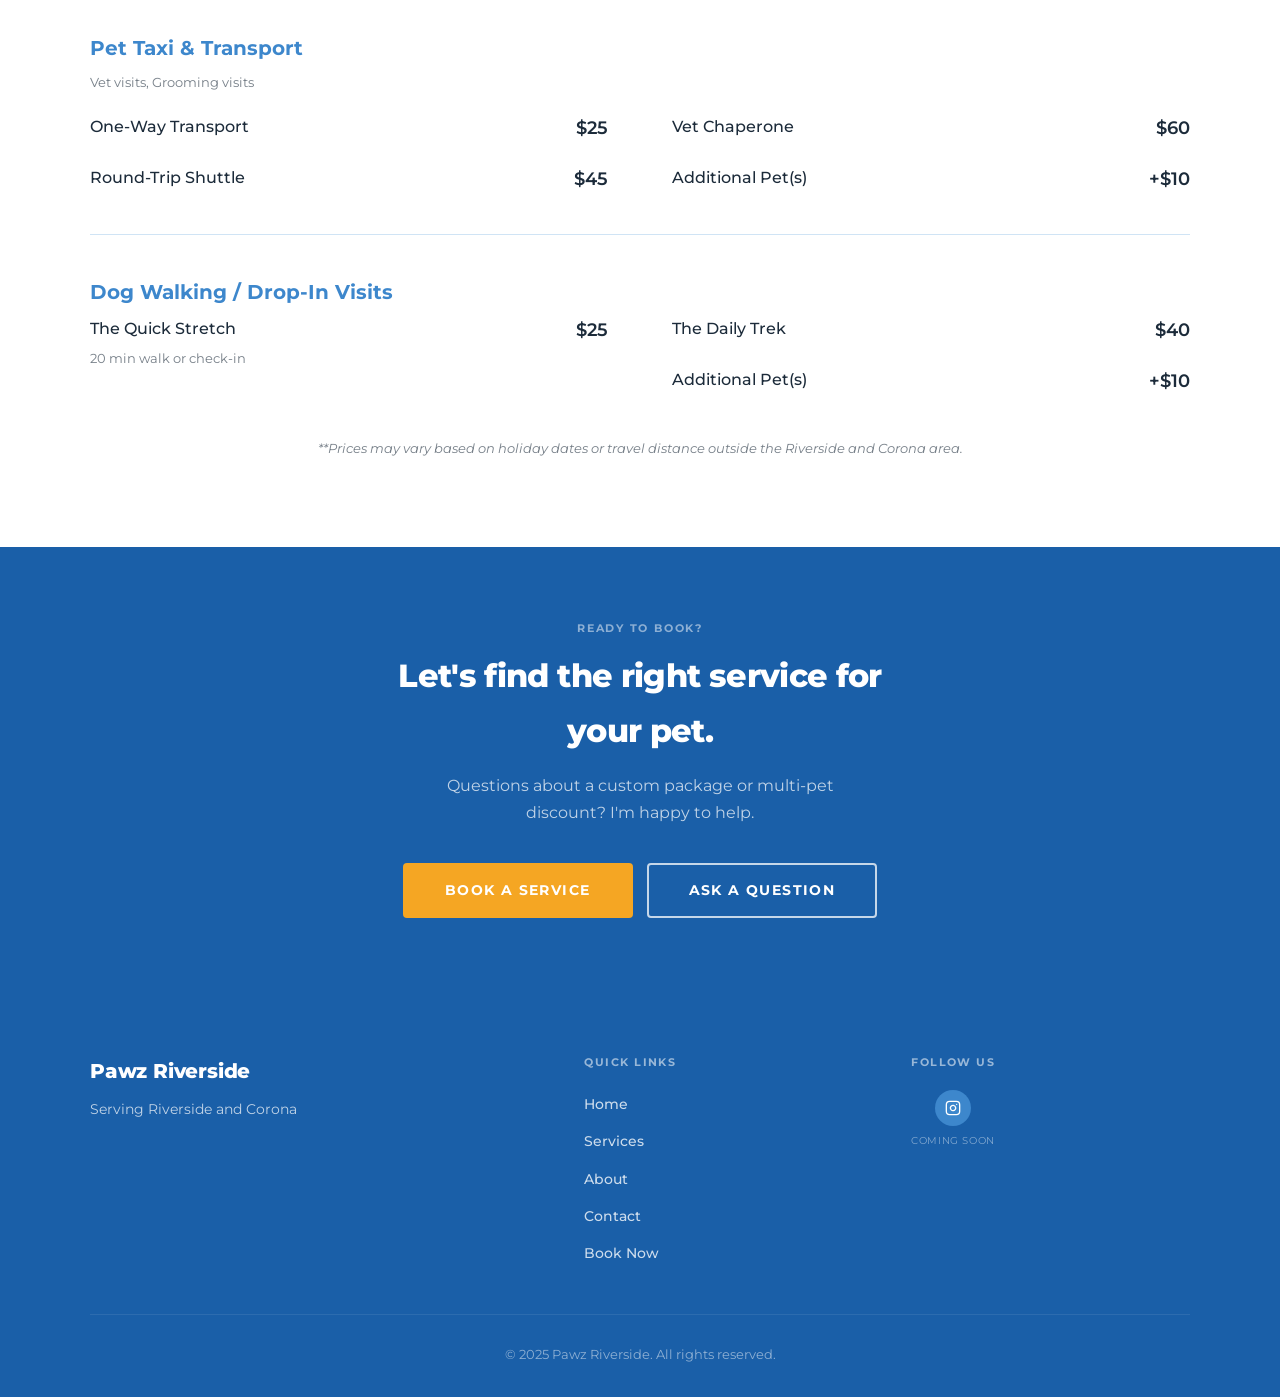
<file: services.html>
<!DOCTYPE html>
<html lang="en">
<head>
  <link rel="apple-touch-icon" sizes="180x180" href="/apple-touch-icon.png">
  <link rel="icon" type="image/png" sizes="32x32" href="/favicon-32x32.png">
  <link rel="icon" type="image/png" sizes="16x16" href="/favicon-16x16.png">
  <link rel="manifest" href="/site.webmanifest">
  <meta charset="UTF-8" />
  <meta name="viewport" content="width=device-width, initial-scale=1.0" />
  <title>Services & Pricing — Pawz Riverside | Riverside, CA</title>
  <meta name="description" content="View Pawz Riverside's pet sitting, pet taxi, and dog walking services with full pricing. Serving Riverside, CA." />
  <link rel="stylesheet" href="style.css" />
</head>
<body>

  <!-- ===== NAV ===== -->
  <nav class="nav" id="nav">
    <div class="nav-logo-wrapper">
      <a href="index.html" class="nav-logo-link">
        <img src="images/Pawz_Riverside_Logo.jpg" alt="Pawz Riverside" class="nav-logo-img" />
      </a>
    </div>
    <ul class="nav-links">
      <li><a href="index.html">Home</a></li>
      <li><a href="contact.html">Contact</a></li>
      <li><a href="services.html" class="active">Services</a></li>
      <li><a href="booking.html">Online Bookings</a></li>
      <li><a href="about.html">About Us</a></li>
    </ul>
    <a href="booking.html" class="btn-book">Book Now</a>
    <button class="nav-hamburger" id="hamburger" aria-label="Toggle menu">
      <span></span><span></span><span></span>
    </button>
  </nav>
  <div class="mobile-menu" id="mobileMenu">
    <a href="index.html">Home</a>
    <a href="contact.html">Contact</a>
    <a href="services.html" class="active">Services</a>
    <a href="booking.html">Online Bookings</a>
    <a href="about.html">About Us</a>
    <a href="booking.html" class="btn-book-mobile">Book Now</a>
  </div>

  <!-- ===== PAGE HEADER ===== -->
  <div class="page-header">
    <p class="section-label" style="color:rgba(255,255,255,0.5); margin-bottom:10px;">What We Do</p>
    <h1>Pawz Riverside Pet Services</h1>
    <div class="amber-divider"></div>
  </div>

  <!-- ===== SERVICE DESCRIPTIONS ===== -->
  <section class="section-white">
    <div class="section-inner">
      <div class="services-layout">

        <!-- Image column -->
        <div class="services-img-col">
          <img src="images/photo_services_hero.jpg" alt="Happy dog riding in a car — Pawz Riverside pet taxi service" class="services-img-photo" />
        </div>

        <!-- Service descriptions column -->
        <div>

          <div class="service-block fade-up">
            <h3>Pet Sitting</h3>
            <div class="service-block-line"></div>
            <p>One-on-one in-home care for your pet while you're away. Whether you need daily visits or overnight stays, we make sure your pet is happy, comfortable, and loved. Custom packages available for long-term or multi-pet situations — contact us for a quote.</p>
          </div>

          <div class="service-block fade-up" style="transition-delay:0.1s;">
            <h3>Pet Taxi Service</h3>
            <div class="service-block-line"></div>
            <p>Safe, reliable transportation to your pet's most important appointments. We offer one-way or round-trip transport to veterinary visits and grooming appointments. A vet chaperone option lets us stay with your pet throughout their entire appointment so you never have to worry.</p>
          </div>

          <div class="service-block fade-up" style="transition-delay:0.2s;">
            <h3>Dog Walking</h3>
            <div class="service-block-line"></div>
            <p>Keep your dog healthy and happy with regular walks from an experienced local walker. Every outing brings exercise, engagement, and playtime. Choose from a 20-minute Quick Stretch drop-in or a full Daily Trek hour-long adventure through Riverside's best routes.</p>
          </div>

        </div>
      </div>
    </div>
  </section>

  <!-- ===== PRICE LIST ===== -->
  <section class="section-white">
    <div class="section-inner">
      <h2 class="menu-title">Menu / Price List</h2>
      <div class="menu-title-line"></div>

      <!-- Pet Sitting & In-Home Care -->
      <div class="menu-category">
        <h3 class="menu-cat-title">Pet Sitting &amp; In-Home Care</h3>
        <div class="menu-row">
          <div class="menu-col">
            <div class="menu-entry">
              <div class="menu-entry-info">
                <span class="menu-entry-name">Overnight Stay</span>
                <span class="menu-entry-desc">Overnight care in your home to maintain routine and comfort for your fur baby</span>
              </div>
              <span class="menu-entry-price">$85+</span>
            </div>
          </div>
          <div class="menu-col">
            <div class="menu-entry">
              <div class="menu-entry-info">
                <span class="menu-entry-name">Additional Pet(s)</span>
                <span class="menu-entry-desc">Price includes 1 additional pet</span>
              </div>
              <span class="menu-entry-price">+$10</span>
            </div>
          </div>
        </div>
      </div>

      <div class="menu-separator"></div>

      <!-- Pet Taxi & Transport -->
      <div class="menu-category">
        <h3 class="menu-cat-title">Pet Taxi &amp; Transport</h3>
        <p class="menu-cat-desc">Vet visits, Grooming visits</p>
        <div class="menu-row">
          <div class="menu-col">
            <div class="menu-entry">
              <div class="menu-entry-info">
                <span class="menu-entry-name">One-Way Transport</span>
              </div>
              <span class="menu-entry-price">$25</span>
            </div>
            <div class="menu-entry">
              <div class="menu-entry-info">
                <span class="menu-entry-name">Round-Trip Shuttle</span>
              </div>
              <span class="menu-entry-price">$45</span>
            </div>
          </div>
          <div class="menu-col">
            <div class="menu-entry">
              <div class="menu-entry-info">
                <span class="menu-entry-name">Vet Chaperone</span>
              </div>
              <span class="menu-entry-price">$60</span>
            </div>
            <div class="menu-entry">
              <div class="menu-entry-info">
                <span class="menu-entry-name">Additional Pet(s)</span>
              </div>
              <span class="menu-entry-price">+$10</span>
            </div>
          </div>
        </div>
      </div>

      <div class="menu-separator"></div>

      <!-- Dog Walking / Drop-In Visits -->
      <div class="menu-category">
        <h3 class="menu-cat-title">Dog Walking / Drop-In Visits</h3>
        <div class="menu-row">
          <div class="menu-col">
            <div class="menu-entry">
              <div class="menu-entry-info">
                <span class="menu-entry-name">The Quick Stretch</span>
                <span class="menu-entry-desc">20 min walk or check-in</span>
              </div>
              <span class="menu-entry-price">$25</span>
            </div>
          </div>
          <div class="menu-col">
            <div class="menu-entry">
              <div class="menu-entry-info">
                <span class="menu-entry-name">The Daily Trek</span>
              </div>
              <span class="menu-entry-price">$40</span>
            </div>
            <div class="menu-entry">
              <div class="menu-entry-info">
                <span class="menu-entry-name">Additional Pet(s)</span>
              </div>
              <span class="menu-entry-price">+$10</span>
            </div>
          </div>
        </div>
      </div>

      <p class="menu-footnote">**Prices may vary based on holiday dates or travel distance outside the Riverside and Corona area.</p>
    </div>
  </section>

  <!-- ===== CTA ===== -->
  <section style="background:var(--ocean-blue); padding:72px 48px; text-align:center;">
    <p class="section-label" style="color:rgba(255,255,255,0.5); margin-bottom:12px;">Ready to book?</p>
    <h2 style="font-size:32px; font-weight:800; color:var(--white); letter-spacing:-0.02em; margin-bottom:14px; max-width:520px; margin-left:auto; margin-right:auto;">Let's find the right service for your pet.</h2>
    <p style="font-size:16px; color:rgba(255,255,255,0.72); margin-bottom:36px; max-width:400px; margin-left:auto; margin-right:auto;">Questions about a custom package or multi-pet discount? I'm happy to help.</p>
    <div style="display:flex; gap:14px; justify-content:center; flex-wrap:wrap;">
      <a href="booking.html" class="btn-primary">Book a Service</a>
      <a href="contact.html" class="btn-outline-white">Ask a Question</a>
    </div>
  </section>

  <!-- ===== FOOTER ===== -->
  <footer class="footer">
    <div class="footer-inner">
      <div class="footer-top">
        <div class="footer-brand">
          <h3>Pawz Riverside</h3>
          <p>Serving Riverside and Corona</p>
        </div>
        <div class="footer-links">
          <p class="footer-col-title">Quick Links</p>
          <ul>
            <li><a href="index.html">Home</a></li>
            <li><a href="services.html">Services</a></li>
            <li><a href="about.html">About</a></li>
            <li><a href="contact.html">Contact</a></li>
            <li><a href="booking.html">Book Now</a></li>
          </ul>
        </div>
        <div>
          <p class="footer-col-title">Follow Us</p>
          <div class="social-icons">
            <div style="display:flex; flex-direction:column; align-items:center; gap:6px;">
              <a href="#" class="social-icon" aria-label="Instagram">
                <svg viewBox="0 0 24 24" fill="none" stroke="currentColor" stroke-width="2" stroke-linecap="round" stroke-linejoin="round">
                  <rect x="2" y="2" width="20" height="20" rx="5" ry="5"/>
                  <path d="M16 11.37A4 4 0 1112.63 8 4 4 0 0116 11.37z"/>
                  <line x1="17.5" y1="6.5" x2="17.51" y2="6.5"/>
                </svg>
              </a>
              <span style="font-size:10px; color:rgba(255,255,255,0.45); letter-spacing:0.06em; text-transform:uppercase;">Coming Soon</span>
            </div>
          </div>
        </div>
      </div>
      <div class="footer-bottom">
        <p>© 2025 Pawz Riverside. All rights reserved.</p>
      </div>
    </div>
  </footer>

  <script>
    const nav = document.getElementById('nav');
    window.addEventListener('scroll', () => {
      nav.classList.toggle('scrolled', window.scrollY > 20);
    });

    const hamburger = document.getElementById('hamburger');
    const mobileMenu = document.getElementById('mobileMenu');
    hamburger.addEventListener('click', () => {
      hamburger.classList.toggle('open');
      mobileMenu.classList.toggle('open');
    });

    const fadeEls = document.querySelectorAll('.fade-up');
    const observer = new IntersectionObserver((entries) => {
      entries.forEach(entry => {
        if (entry.isIntersecting) {
          entry.target.classList.add('visible');
          observer.unobserve(entry.target);
        }
      });
    }, { threshold: 0.12 });
    fadeEls.forEach(el => observer.observe(el));
  </script>

</body>
</html>
</file>
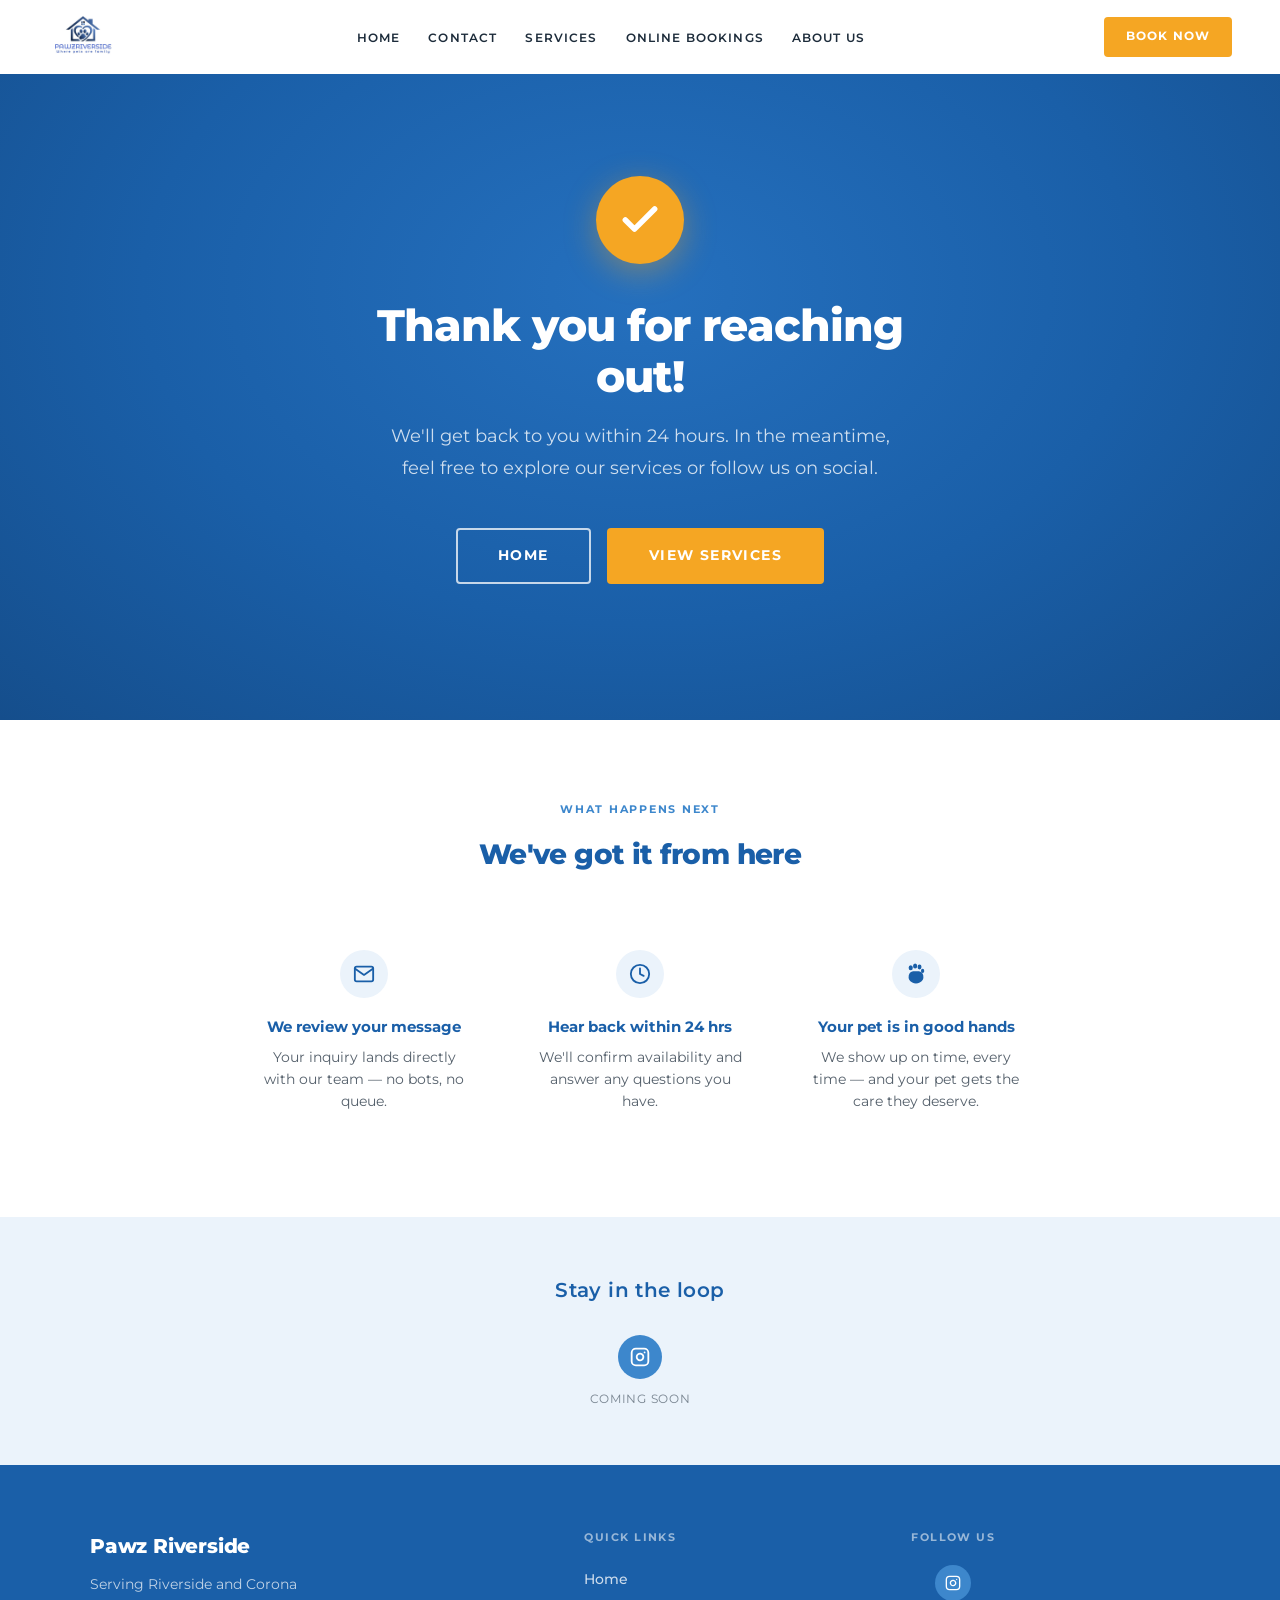
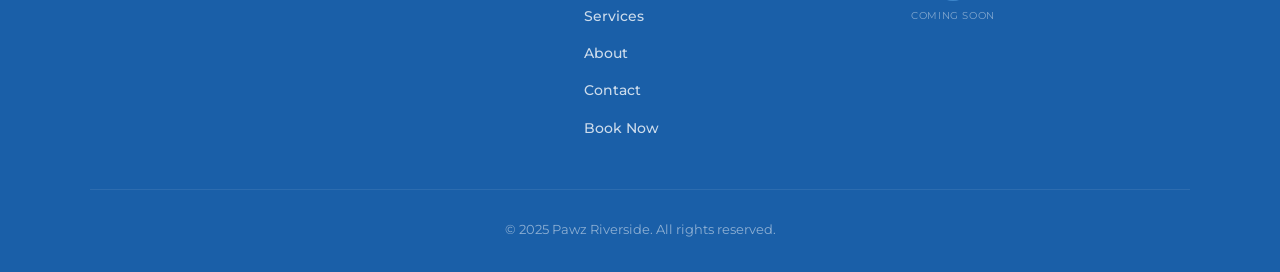
<file: thank-you.html>
<!DOCTYPE html>
<html lang="en">
<head>
  <link rel="apple-touch-icon" sizes="180x180" href="/apple-touch-icon.png">
  <link rel="icon" type="image/png" sizes="32x32" href="/favicon-32x32.png">
  <link rel="icon" type="image/png" sizes="16x16" href="/favicon-16x16.png">
  <link rel="manifest" href="/site.webmanifest">
  <meta charset="UTF-8" />
  <meta name="viewport" content="width=device-width, initial-scale=1.0" />
  <title>Thank You — Pawz Riverside</title>
  <meta name="description" content="Thank you for reaching out to Pawz Riverside. We'll be in touch within 24 hours." />
  <link rel="stylesheet" href="style.css" />
</head>
<body>

  <!-- ===== NAV ===== -->
  <nav class="nav" id="nav">
    <div class="nav-logo-wrapper">
      <a href="index.html" class="nav-logo-link">
        <img src="images/Pawz_Riverside_Logo.jpg" alt="Pawz Riverside" class="nav-logo-img" />
      </a>
    </div>
    <ul class="nav-links">
      <li><a href="index.html">Home</a></li>
      <li><a href="contact.html">Contact</a></li>
      <li><a href="services.html">Services</a></li>
      <li><a href="booking.html">Online Bookings</a></li>
      <li><a href="about.html">About Us</a></li>
    </ul>
    <a href="booking.html" class="btn-book">Book Now</a>
    <button class="nav-hamburger" id="hamburger" aria-label="Toggle menu">
      <span></span><span></span><span></span>
    </button>
  </nav>
  <div class="mobile-menu" id="mobileMenu">
    <a href="index.html">Home</a>
    <a href="contact.html">Contact</a>
    <a href="services.html">Services</a>
    <a href="booking.html">Online Bookings</a>
    <a href="about.html">About Us</a>
    <a href="booking.html" class="btn-book-mobile">Book Now</a>
  </div>

  <!-- ===== THANK YOU HERO ===== -->
  <section class="thankyou-hero">

    <div class="thankyou-check">
      <svg viewBox="0 0 24 24" fill="none" stroke="currentColor" stroke-width="3" stroke-linecap="round" stroke-linejoin="round">
        <polyline points="20 6 9 17 4 12"/>
      </svg>
    </div>

    <h1>Thank you for reaching out!</h1>
    <p>We'll get back to you within 24 hours. In the meantime, feel free to explore our services or follow us on social.</p>

    <div class="thankyou-btns">
      <a href="index.html" class="btn-outline-white">Home</a>
      <a href="services.html" class="btn-primary">View Services</a>
    </div>

  </section>

  <!-- ===== WHAT HAPPENS NEXT ===== -->
  <section class="section-white" style="padding:80px 48px;">
    <div class="section-inner" style="max-width:800px;">
      <p class="section-label" style="text-align:center; margin-bottom:12px;">What Happens Next</p>
      <h2 style="font-size:28px; font-weight:800; color:var(--ocean-blue); text-align:center; letter-spacing:-0.02em; margin-bottom:48px;">We've got it from here</h2>

      <div style="display:grid; grid-template-columns:repeat(3,1fr); gap:28px;">
        <div style="text-align:center; padding:24px 16px;">
          <div style="width:48px; height:48px; background:var(--mist); border-radius:50%; display:flex; align-items:center; justify-content:center; margin:0 auto 16px; color:var(--ocean-blue);">
            <svg viewBox="0 0 24 24" fill="none" stroke="currentColor" stroke-width="2" width="22" height="22" stroke-linecap="round" stroke-linejoin="round"><path d="M4 4h16c1.1 0 2 .9 2 2v12c0 1.1-.9 2-2 2H4c-1.1 0-2-.9-2-2V6c0-1.1.9-2 2-2z"/><polyline points="22,6 12,13 2,6"/></svg>
          </div>
          <h4 style="font-size:15px; font-weight:700; color:var(--ocean-blue); margin-bottom:6px;">We review your message</h4>
          <p style="font-size:13.5px; color:var(--navy); opacity:0.75; line-height:1.65;">Your inquiry lands directly with our team — no bots, no queue.</p>
        </div>
        <div style="text-align:center; padding:24px 16px;">
          <div style="width:48px; height:48px; background:var(--mist); border-radius:50%; display:flex; align-items:center; justify-content:center; margin:0 auto 16px; color:var(--ocean-blue);">
            <svg viewBox="0 0 24 24" fill="none" stroke="currentColor" stroke-width="2" width="22" height="22" stroke-linecap="round" stroke-linejoin="round"><circle cx="12" cy="12" r="10"/><polyline points="12 6 12 12 16 14"/></svg>
          </div>
          <h4 style="font-size:15px; font-weight:700; color:var(--ocean-blue); margin-bottom:6px;">Hear back within 24 hrs</h4>
          <p style="font-size:13.5px; color:var(--navy); opacity:0.75; line-height:1.65;">We'll confirm availability and answer any questions you have.</p>
        </div>
        <div style="text-align:center; padding:24px 16px;">
          <div style="width:48px; height:48px; background:var(--mist); border-radius:50%; display:flex; align-items:center; justify-content:center; margin:0 auto 16px; color:var(--ocean-blue);">
            <svg viewBox="0 0 100 100" fill="currentColor" width="22" height="22">
              <ellipse cx="26" cy="22" rx="9.5" ry="11.5"/>
              <ellipse cx="46" cy="14" rx="9.5" ry="11.5"/>
              <ellipse cx="66" cy="18" rx="9" ry="11"/>
              <ellipse cx="80" cy="36" rx="7.5" ry="9.5"/>
              <path d="M17,57 Q13,79 33,89 Q50,97 67,89 Q87,79 83,57 Q79,40 63,38 Q50,36 37,38 Q21,40 17,57Z"/>
            </svg>
          </div>
          <h4 style="font-size:15px; font-weight:700; color:var(--ocean-blue); margin-bottom:6px;">Your pet is in good hands</h4>
          <p style="font-size:13.5px; color:var(--navy); opacity:0.75; line-height:1.65;">We show up on time, every time — and your pet gets the care they deserve.</p>
        </div>
      </div>
    </div>
  </section>

  <!-- ===== SOCIAL FOLLOW ===== -->
  <section class="social-section">
    <h2>Stay in the loop</h2>
    <div class="social-buttons">
      <div style="display:flex; flex-direction:column; align-items:center; gap:10px;">
        <a href="#" class="social-btn" aria-label="Instagram">
          <svg viewBox="0 0 24 24" fill="none" stroke="currentColor" stroke-width="2.2" stroke-linecap="round" stroke-linejoin="round">
            <rect x="2" y="2" width="20" height="20" rx="5" ry="5"/>
            <path d="M16 11.37A4 4 0 1112.63 8 4 4 0 0116 11.37z"/>
            <line x1="17.5" y1="6.5" x2="17.51" y2="6.5"/>
          </svg>
        </a>
        <span style="font-size:12px; color:var(--navy); opacity:0.55; letter-spacing:0.06em; text-transform:uppercase;">Coming Soon</span>
      </div>
    </div>
  </section>

  <!-- ===== FOOTER ===== -->
  <footer class="footer">
    <div class="footer-inner">
      <div class="footer-top">
        <div class="footer-brand">
          <h3>Pawz Riverside</h3>
          <p>Serving Riverside and Corona</p>
        </div>
        <div class="footer-links">
          <p class="footer-col-title">Quick Links</p>
          <ul>
            <li><a href="index.html">Home</a></li>
            <li><a href="services.html">Services</a></li>
            <li><a href="about.html">About</a></li>
            <li><a href="contact.html">Contact</a></li>
            <li><a href="booking.html">Book Now</a></li>
          </ul>
        </div>
        <div>
          <p class="footer-col-title">Follow Us</p>
          <div class="social-icons">
            <div style="display:flex; flex-direction:column; align-items:center; gap:6px;">
              <a href="#" class="social-icon" aria-label="Instagram">
                <svg viewBox="0 0 24 24" fill="none" stroke="currentColor" stroke-width="2" stroke-linecap="round" stroke-linejoin="round">
                  <rect x="2" y="2" width="20" height="20" rx="5" ry="5"/>
                  <path d="M16 11.37A4 4 0 1112.63 8 4 4 0 0116 11.37z"/>
                  <line x1="17.5" y1="6.5" x2="17.51" y2="6.5"/>
                </svg>
              </a>
              <span style="font-size:10px; color:rgba(255,255,255,0.45); letter-spacing:0.06em; text-transform:uppercase;">Coming Soon</span>
            </div>
          </div>
        </div>
      </div>
      <div class="footer-bottom">
        <p>© 2025 Pawz Riverside. All rights reserved.</p>
      </div>
    </div>
  </footer>

  <script>
    const nav = document.getElementById('nav');
    window.addEventListener('scroll', () => {
      nav.classList.toggle('scrolled', window.scrollY > 20);
    });

    const hamburger = document.getElementById('hamburger');
    const mobileMenu = document.getElementById('mobileMenu');
    hamburger.addEventListener('click', () => {
      hamburger.classList.toggle('open');
      mobileMenu.classList.toggle('open');
    });
  </script>

</body>
</html>
</file>
<file: style.css>
@import url('https://fonts.googleapis.com/css2?family=Montserrat:wght@400;500;600;700;800&display=swap');

/* ============================================
   CUSTOM PROPERTIES
   ============================================ */
:root {
  --ocean-blue: #1A5FA8;
  --sky-blue: #3D87CC;
  --mist: #EBF3FB;
  --white: #FFFFFF;
  --amber: #F5A623;
  --navy: #1C2B3A;
  --font: 'Montserrat', sans-serif;

  --shadow-card: 0 4px 16px rgba(26, 95, 168, 0.08);
  --shadow-card-hover: 0 8px 32px rgba(26, 95, 168, 0.16);
  --shadow-nav: 0 2px 20px rgba(26, 95, 168, 0.13);
  --border-card: 1px solid #D0E4F5;
  --radius-card: 12px;
}

/* ============================================
   RESET & BASE
   ============================================ */
*, *::before, *::after {
  box-sizing: border-box;
  margin: 0;
  padding: 0;
}

html { scroll-behavior: smooth; }

body {
  font-family: var(--font);
  color: var(--navy);
  background: var(--white);
  line-height: 1.7;
}

img { max-width: 100%; display: block; }

/* ============================================
   NAVIGATION
   ============================================ */
.nav {
  position: fixed;
  top: 0; left: 0; right: 0;
  z-index: 1000;
  background: var(--white);
  padding: 0 48px;
  height: 74px;
  display: flex;
  align-items: center;
  justify-content: space-between;
  transition: box-shadow 0.3s ease;
}

.nav.scrolled { box-shadow: var(--shadow-nav); }

.nav-logo-wrapper {
  height: 56px;
  display: flex;
  align-items: center;
  flex-shrink: 0;
}

.nav-logo { height: 56px; width: auto; }

.nav-logo-link {
  display: flex;
  align-items: center;
  text-decoration: none;
}

.nav-logo-img {
  height: 56px;
  width: auto;
}

.nav-links {
  display: flex;
  align-items: center;
  gap: 28px;
  list-style: none;
  flex: 1;
  justify-content: center;
}

.nav-links a {
  font-family: var(--font);
  font-weight: 600;
  font-size: 11.5px;
  color: var(--navy);
  text-decoration: none;
  letter-spacing: 0.1em;
  text-transform: uppercase;
  padding-bottom: 4px;
  border-bottom: 2px solid transparent;
  transition: all 0.2s ease;
  white-space: nowrap;
}

.nav-links a:hover { color: var(--sky-blue); }

.nav-links a.active {
  color: var(--ocean-blue);
  border-bottom-color: var(--amber);
}

.btn-book {
  background: var(--amber);
  color: var(--white);
  font-family: var(--font);
  font-weight: 700;
  font-size: 11.5px;
  letter-spacing: 0.1em;
  text-transform: uppercase;
  text-decoration: none;
  padding: 10px 22px;
  border-radius: 4px;
  flex-shrink: 0;
  transition: all 0.2s ease;
  white-space: nowrap;
}

.btn-book:hover {
  background: #d98f1a;
  box-shadow: 0 4px 14px rgba(245, 166, 35, 0.4);
}

/* Mobile hamburger */
.nav-hamburger {
  display: none;
  background: none;
  border: none;
  cursor: pointer;
  padding: 8px;
  flex-direction: column;
  gap: 5px;
}

.nav-hamburger span {
  display: block;
  width: 24px;
  height: 2px;
  background: var(--navy);
  border-radius: 2px;
  transition: all 0.25s ease;
}

.nav-hamburger.open span:nth-child(1) {
  transform: translateY(7px) rotate(45deg);
}
.nav-hamburger.open span:nth-child(2) { opacity: 0; }
.nav-hamburger.open span:nth-child(3) {
  transform: translateY(-7px) rotate(-45deg);
}

.mobile-menu {
  display: none;
  position: fixed;
  top: 74px; left: 0; right: 0;
  background: var(--white);
  padding: 20px 24px 28px;
  box-shadow: 0 8px 24px rgba(0,0,0,0.1);
  z-index: 998;
  flex-direction: column;
  gap: 4px;
}

.mobile-menu.open { display: flex; }

.mobile-menu a {
  font-size: 13px;
  font-weight: 600;
  color: var(--navy);
  text-decoration: none;
  letter-spacing: 0.08em;
  text-transform: uppercase;
  padding: 12px 0;
  border-bottom: 1px solid #EEF4FB;
  transition: color 0.2s ease;
}

.mobile-menu a:hover,
.mobile-menu a.active { color: var(--ocean-blue); }

.mobile-menu .btn-book-mobile {
  margin-top: 8px;
  display: inline-block;
  background: var(--amber);
  color: var(--white);
  padding: 12px 24px;
  border-radius: 4px;
  text-align: center;
  font-weight: 700;
  border-bottom: none;
}

/* ============================================
   FOOTER
   ============================================ */
.footer {
  background: var(--ocean-blue);
  color: var(--white);
  padding: 64px 48px 32px;
}

.footer-inner {
  max-width: 1100px;
  margin: 0 auto;
}

.footer-top {
  display: grid;
  grid-template-columns: 1.6fr 1fr 1fr;
  gap: 48px;
  margin-bottom: 48px;
}

.footer-brand h3 {
  font-size: 20px;
  font-weight: 800;
  margin-bottom: 10px;
  letter-spacing: -0.01em;
}

.footer-brand p {
  font-size: 14px;
  opacity: 0.72;
  line-height: 1.7;
}

.footer-col-title {
  font-size: 10.5px;
  font-weight: 700;
  letter-spacing: 0.14em;
  text-transform: uppercase;
  margin-bottom: 18px;
  opacity: 0.55;
}

.footer-links ul {
  list-style: none;
  display: flex;
  flex-direction: column;
  gap: 10px;
}

.footer-links a {
  color: rgba(255,255,255,0.78);
  text-decoration: none;
  font-size: 14px;
  font-weight: 500;
  transition: color 0.2s ease;
}

.footer-links a:hover { color: var(--amber); }

.social-icons {
  display: flex;
  gap: 10px;
}

.social-icon {
  width: 36px;
  height: 36px;
  background: var(--sky-blue);
  border-radius: 50%;
  display: flex;
  align-items: center;
  justify-content: center;
  color: var(--white);
  text-decoration: none;
  transition: all 0.2s ease;
}

.social-icon svg { width: 16px; height: 16px; }

.social-icon:hover {
  background: rgba(255,255,255,0.22);
  transform: translateY(-2px);
}

.footer-bottom {
  border-top: 1px solid rgba(255,255,255,0.16);
  padding-top: 28px;
  text-align: center;
  font-size: 13px;
  opacity: 0.5;
}

/* ============================================
   BUTTONS
   ============================================ */
.btn-primary {
  background: var(--amber);
  color: var(--white);
  font-family: var(--font);
  font-weight: 700;
  font-size: 14px;
  letter-spacing: 0.1em;
  text-transform: uppercase;
  text-decoration: none;
  padding: 16px 42px;
  border-radius: 4px;
  display: inline-block;
  border: none;
  cursor: pointer;
  transition: all 0.2s ease;
}

.btn-primary:hover {
  background: #d98f1a;
  transform: scale(1.03);
  box-shadow: 0 6px 24px rgba(245, 166, 35, 0.45);
}

.btn-outline-white {
  background: transparent;
  color: var(--white);
  font-family: var(--font);
  font-weight: 700;
  font-size: 14px;
  letter-spacing: 0.1em;
  text-transform: uppercase;
  text-decoration: none;
  padding: 14px 40px;
  border-radius: 4px;
  border: 2px solid rgba(255,255,255,0.75);
  display: inline-block;
  cursor: pointer;
  transition: all 0.2s ease;
}

.btn-outline-white:hover {
  background: rgba(255,255,255,0.1);
  border-color: var(--white);
}

/* ============================================
   IMAGE PLACEHOLDERS
   ============================================ */
.img-placeholder {
  background: var(--mist);
  display: flex;
  align-items: center;
  justify-content: center;
  border-radius: 12px;
  color: var(--sky-blue);
}

.img-placeholder svg { opacity: 0.35; }

.img-placeholder.img-circle {
  border-radius: 50%;
  border: 6px solid var(--white);
  box-shadow: 0 8px 32px rgba(26, 95, 168, 0.2);
}

/* ============================================
   SCROLL ANIMATIONS
   ============================================ */
.fade-up {
  opacity: 0;
  transform: translateY(24px);
  transition: opacity 0.6s ease, transform 0.6s ease;
}

.fade-up.visible {
  opacity: 1;
  transform: translateY(0);
}

/* ============================================
   PAGE HEADER (interior pages)
   ============================================ */
.page-header {
  background: var(--ocean-blue);
  padding: 128px 48px 64px;
  text-align: center;
}

.page-header h1 {
  font-size: 44px;
  font-weight: 800;
  color: var(--white);
  letter-spacing: -0.02em;
  margin-bottom: 10px;
}

.page-header p {
  font-size: 18px;
  color: rgba(255,255,255,0.72);
  font-weight: 400;
}

.amber-divider {
  width: 60px;
  height: 3px;
  background: var(--amber);
  border-radius: 2px;
  margin: 16px auto 0;
}

/* ============================================
   SECTION UTILITIES
   ============================================ */
.section-white { background: var(--white); padding: 88px 48px; }
.section-mist  { background: var(--mist);  padding: 88px 48px; }
.section-blue  { background: var(--ocean-blue); padding: 88px 48px; }

.section-inner {
  max-width: 1100px;
  margin: 0 auto;
}

.section-label {
  font-size: 11px;
  font-weight: 700;
  letter-spacing: 0.16em;
  text-transform: uppercase;
  color: var(--sky-blue);
  margin-bottom: 10px;
}

.section-title {
  font-weight: 800;
  color: var(--ocean-blue);
  letter-spacing: -0.02em;
  line-height: 1.15;
}

/* ============================================
   HOME — HERO
   ============================================ */
.hero {
  min-height: 100vh;
  background:
    linear-gradient(to bottom, rgba(37,112,190,0.72) 0%, rgba(26,95,168,0.80) 50%, rgba(21,78,140,0.90) 100%),
    url('images/photo_group_dogs.png') center 30% / cover no-repeat;
  display: flex;
  flex-direction: column;
  position: relative;
  padding-top: 74px;
}

.hero-content {
  flex: 1;
  display: flex;
  flex-direction: column;
  align-items: center;
  justify-content: center;
  text-align: center;
  padding: 60px 40px 40px;
  max-width: 700px;
  margin: 0 auto;
  width: 100%;
}

.hero h1 {
  font-size: 52px;
  font-weight: 800;
  color: var(--white);
  letter-spacing: -0.025em;
  line-height: 1.1;
  margin-bottom: 24px;
}

.hero p.hero-sub {
  font-size: 18px;
  color: rgba(255,255,255,0.82);
  line-height: 1.75;
  margin-bottom: 40px;
  max-width: 560px;
}

.hero-wave {
  width: 100%;
  line-height: 0;
  display: block;
}

.hero-wave svg {
  display: block;
  width: 100%;
}

/* ============================================
   HOME — SOCIAL
   ============================================ */
.social-section {
  background: var(--mist);
  padding: 56px 48px;
  text-align: center;
}

.social-section h2 {
  font-size: 20px;
  font-weight: 600;
  color: var(--ocean-blue);
  letter-spacing: 0.02em;
  margin-bottom: 28px;
}

.social-buttons {
  display: flex;
  gap: 14px;
  justify-content: center;
  align-items: center;
}

.social-btn {
  width: 44px;
  height: 44px;
  background: var(--sky-blue);
  border-radius: 50%;
  display: flex;
  align-items: center;
  justify-content: center;
  color: var(--white);
  text-decoration: none;
  transition: all 0.2s ease;
}

.social-btn svg { width: 20px; height: 20px; }

.social-btn:hover {
  background: var(--ocean-blue);
  transform: translateY(-3px);
  box-shadow: 0 6px 16px rgba(26, 95, 168, 0.25);
}

/* ============================================
   HOME — SERVICES TEASER
   ============================================ */
.services-teaser {
  background: var(--white);
  padding: 88px 48px;
}

.services-teaser-inner {
  max-width: 1100px;
  margin: 0 auto;
}

.services-teaser-header {
  text-align: center;
  margin-bottom: 52px;
}

.services-teaser-header h2 {
  font-size: 34px;
  font-weight: 800;
  color: var(--ocean-blue);
  letter-spacing: -0.02em;
  margin-bottom: 14px;
}

.services-teaser-header p {
  font-size: 16px;
  color: var(--navy);
  opacity: 0.75;
  max-width: 520px;
  margin: 0 auto;
}

.services-grid {
  display: grid;
  grid-template-columns: repeat(3, 1fr);
  gap: 28px;
}

.service-card {
  background: var(--white);
  border: var(--border-card);
  border-radius: var(--radius-card);
  padding: 36px 28px;
  box-shadow: var(--shadow-card);
  transition: all 0.25s ease;
}

.service-card:hover {
  box-shadow: var(--shadow-card-hover);
  transform: translateY(-4px);
}

.service-icon {
  width: 52px;
  height: 52px;
  color: var(--ocean-blue);
  margin-bottom: 20px;
}

.service-card h3 {
  font-size: 18px;
  font-weight: 700;
  color: var(--ocean-blue);
  margin-bottom: 10px;
  letter-spacing: -0.01em;
}

.service-card p {
  font-size: 14px;
  color: var(--navy);
  line-height: 1.75;
  margin-bottom: 22px;
}

.learn-more {
  font-size: 13px;
  font-weight: 600;
  color: var(--sky-blue);
  text-decoration: none;
  letter-spacing: 0.04em;
  transition: all 0.2s ease;
  display: inline-flex;
  align-items: center;
  gap: 6px;
}

.learn-more:hover { text-decoration: underline; }

/* ============================================
   SERVICES PAGE
   ============================================ */
.services-layout {
  display: grid;
  grid-template-columns: 40% 1fr;
  gap: 64px;
  align-items: stretch;
}

.services-img-col {
  display: flex;
}

.services-img-photo {
  width: 100%;
  height: 100%;
  min-height: 420px;
  object-fit: cover;
  object-position: center top;
  border-radius: 16px;
  display: block;
}

.service-block {
  margin-bottom: 48px;
  padding-bottom: 48px;
  border-bottom: 1px solid #D0E4F5;
}

.service-block:last-child {
  border-bottom: none;
  margin-bottom: 0;
  padding-bottom: 0;
}

.service-block h3 {
  font-size: 22px;
  font-weight: 700;
  color: var(--ocean-blue);
  margin-bottom: 10px;
}

.service-block-line {
  width: 40px;
  height: 2px;
  background: var(--sky-blue);
  margin-bottom: 18px;
  border-radius: 2px;
}

.service-block p {
  font-size: 15px;
  color: var(--navy);
  line-height: 1.8;
}

/* Menu / Price List */
.menu-title {
  font-size: 36px;
  font-weight: 700;
  color: var(--ocean-blue);
  text-align: center;
  letter-spacing: -0.01em;
  font-style: italic;
  margin-bottom: 10px;
}

.menu-title-line {
  width: 60px;
  height: 1px;
  background: var(--sky-blue);
  margin: 0 auto 52px;
  opacity: 0.5;
}

.menu-category { margin-bottom: 40px; }

.menu-cat-title {
  font-size: 20px;
  font-weight: 700;
  color: var(--sky-blue);
  margin-bottom: 6px;
}

.menu-cat-desc {
  font-size: 13px;
  color: var(--navy);
  opacity: 0.6;
  margin-bottom: 20px;
}

.menu-row {
  display: grid;
  grid-template-columns: 1fr 1fr;
  gap: 0 64px;
}

.menu-col {
  display: flex;
  flex-direction: column;
  gap: 20px;
}

.menu-entry {
  display: flex;
  justify-content: space-between;
  align-items: flex-start;
  gap: 16px;
}

.menu-entry-info {
  display: flex;
  flex-direction: column;
  gap: 4px;
}

.menu-entry-name {
  font-size: 16px;
  font-weight: 500;
  color: var(--navy);
}

.menu-entry-desc {
  font-size: 13px;
  color: var(--navy);
  opacity: 0.6;
}

.menu-entry-price {
  font-size: 18px;
  font-weight: 600;
  color: var(--navy);
  white-space: nowrap;
}

.menu-separator {
  border: none;
  border-top: 1px solid #D0E4F5;
  margin: 12px 0 40px;
}

.menu-footnote {
  font-size: 13px;
  color: var(--navy);
  opacity: 0.6;
  text-align: center;
  margin-top: 40px;
  font-style: italic;
}

/* ============================================
   ABOUT PAGE
   ============================================ */
.about-hero-img {
  display: flex;
  justify-content: center;
  padding: 72px 48px 56px;
  background: var(--white);
}

.about-img-circle {
  width: 480px;
  height: 480px;
  background: var(--mist);
  border-radius: 50%;
  border: 6px solid var(--white);
  box-shadow: 0 8px 48px rgba(26, 95, 168, 0.18);
  display: flex;
  align-items: center;
  justify-content: center;
  color: var(--sky-blue);
}

.about-img-circle svg { opacity: 0.3; }

.mission-section {
  background: var(--white);
  padding: 0 48px 88px;
  text-align: center;
}

.mission-section h2 {
  font-size: 36px;
  font-weight: 700;
  color: var(--ocean-blue);
  letter-spacing: -0.02em;
  margin-bottom: 24px;
  line-height: 1.2;
  max-width: 680px;
  margin-left: auto;
  margin-right: auto;
}

.mission-section p {
  font-size: 16.5px;
  color: var(--navy);
  line-height: 1.85;
  max-width: 720px;
  margin: 0 auto;
}

.feature-section {
  background: var(--mist);
  padding: 88px 48px;
}

.feature-grid {
  display: grid;
  grid-template-columns: 1fr 1fr;
  gap: 72px;
  max-width: 1000px;
  margin: 0 auto;
}

.feature-col { text-align: center; }

.feature-img-circle {
  width: 280px;
  height: 280px;
  background: var(--white);
  border-radius: 50%;
  border: 6px solid var(--white);
  box-shadow: 0 8px 32px rgba(26, 95, 168, 0.14);
  display: flex;
  align-items: center;
  justify-content: center;
  color: var(--sky-blue);
  margin: 0 auto 32px;
}

.feature-img-circle svg { opacity: 0.3; }

.feature-circle-photo {
  width: 100%;
  height: 100%;
  object-fit: cover;
  object-position: center top;
  border-radius: 50%;
  display: block;
}


.feature-col h3 {
  font-size: 22px;
  font-weight: 700;
  color: var(--ocean-blue);
  margin-bottom: 14px;
  letter-spacing: -0.01em;
}

.feature-col p {
  font-size: 15px;
  color: var(--navy);
  line-height: 1.8;
}

/* ============================================
   CONTACT PAGE
   ============================================ */
.contact-section {
  background: var(--mist);
  padding: 80px 48px;
}

.contact-form-wrapper {
  max-width: 640px;
  margin: 0 auto;
  background: var(--white);
  border-radius: 16px;
  padding: 52px;
  box-shadow: 0 4px 24px rgba(26, 95, 168, 0.1);
}

.form-group { margin-bottom: 22px; }

.form-label {
  display: block;
  font-size: 11px;
  font-weight: 600;
  color: var(--navy);
  letter-spacing: 0.1em;
  text-transform: uppercase;
  margin-bottom: 8px;
}

.form-input,
.form-textarea {
  width: 100%;
  border: 1.5px solid #D0E4F5;
  border-radius: 8px;
  padding: 13px 16px;
  font-family: var(--font);
  font-size: 15px;
  color: var(--navy);
  background: var(--white);
  transition: all 0.2s ease;
  outline: none;
  appearance: none;
}

.form-input:focus,
.form-textarea:focus {
  border-color: var(--ocean-blue);
  box-shadow: 0 0 0 3px rgba(26, 95, 168, 0.12);
}

.form-input::placeholder,
.form-textarea::placeholder {
  color: #9DB5CC;
}

.form-textarea {
  resize: vertical;
  min-height: 110px;
}

.form-checkbox {
  display: flex;
  align-items: flex-start;
  gap: 12px;
  margin-bottom: 28px;
}

.form-checkbox input[type="checkbox"] {
  margin-top: 2px;
  accent-color: var(--ocean-blue);
  width: 18px;
  height: 18px;
  flex-shrink: 0;
  cursor: pointer;
}

.form-checkbox label {
  font-size: 14px;
  color: var(--navy);
  cursor: pointer;
  line-height: 1.55;
}

.btn-submit {
  width: 100%;
  background: var(--amber);
  color: var(--white);
  font-family: var(--font);
  font-weight: 700;
  font-size: 16px;
  letter-spacing: 0.08em;
  text-transform: uppercase;
  border: none;
  border-radius: 8px;
  padding: 18px;
  cursor: pointer;
  transition: all 0.2s ease;
}

.btn-submit:hover {
  background: #d98f1a;
  box-shadow: 0 6px 20px rgba(245, 166, 35, 0.4);
}

/* ============================================
   BOOKING PAGE
   ============================================ */
.booking-grid {
  display: grid;
  grid-template-columns: repeat(3, 1fr);
  gap: 24px;
}

.booking-card {
  background: var(--white);
  border-radius: var(--radius-card);
  padding: 28px 24px;
  box-shadow: var(--shadow-card);
  transition: all 0.25s ease;
  display: flex;
  flex-direction: column;
}

.booking-card:hover {
  transform: translateY(-4px);
  box-shadow: var(--shadow-card-hover);
}

.booking-badge {
  display: inline-block;
  background: var(--sky-blue);
  color: var(--white);
  font-size: 10.5px;
  font-weight: 700;
  letter-spacing: 0.1em;
  text-transform: uppercase;
  padding: 4px 12px;
  border-radius: 20px;
  margin-bottom: 16px;
  width: fit-content;
}

.booking-card h3 {
  font-size: 18px;
  font-weight: 700;
  color: var(--ocean-blue);
  margin-bottom: 8px;
  letter-spacing: -0.01em;
}

.booking-price {
  font-size: 28px;
  font-weight: 800;
  color: var(--amber);
  margin-bottom: 20px;
  letter-spacing: -0.02em;
  flex: 1;
}

.btn-book-card {
  display: block;
  background: var(--ocean-blue);
  color: var(--white);
  font-family: var(--font);
  font-weight: 700;
  font-size: 12px;
  letter-spacing: 0.1em;
  text-transform: uppercase;
  text-decoration: none;
  padding: 13px;
  border-radius: 6px;
  text-align: center;
  transition: all 0.2s ease;
}

.btn-book-card:hover { background: var(--sky-blue); }

.payment-section {
  background: var(--white);
  padding: 64px 48px;
  text-align: center;
}

.payment-section h2 {
  font-size: 24px;
  font-weight: 600;
  color: var(--ocean-blue);
  margin-bottom: 14px;
  letter-spacing: -0.01em;
}

.payment-section p {
  font-size: 16px;
  color: var(--navy);
  max-width: 520px;
  margin: 0 auto;
  line-height: 1.7;
}

/* ============================================
   THANK YOU PAGE
   ============================================ */
.thankyou-hero {
  min-height: 80vh;
  background: radial-gradient(ellipse at 50% 40%, #2570be 0%, #1A5FA8 55%, #154e8c 100%);
  display: flex;
  flex-direction: column;
  align-items: center;
  justify-content: center;
  text-align: center;
  padding: 120px 48px 80px;
}

.thankyou-check {
  width: 88px;
  height: 88px;
  background: var(--amber);
  border-radius: 50%;
  display: flex;
  align-items: center;
  justify-content: center;
  margin: 0 auto 36px;
  box-shadow: 0 8px 32px rgba(245, 166, 35, 0.4);
}

.thankyou-check svg {
  width: 44px;
  height: 44px;
  color: var(--white);
}

.thankyou-hero h1 {
  font-size: 44px;
  font-weight: 800;
  color: var(--white);
  letter-spacing: -0.02em;
  margin-bottom: 20px;
  max-width: 600px;
  line-height: 1.15;
}

.thankyou-hero p {
  font-size: 18px;
  color: rgba(255,255,255,0.78);
  max-width: 500px;
  margin: 0 auto 44px;
  line-height: 1.75;
}

.thankyou-btns {
  display: flex;
  gap: 16px;
  justify-content: center;
  flex-wrap: wrap;
}

/* ============================================
   TRUST STRIP — WHY PAWZ RIVERSIDE
   ============================================ */
.trust-grid {
  display: grid;
  grid-template-columns: repeat(3, 1fr);
  gap: 32px;
  align-items: stretch;
  text-align: center;
}

.trust-card {
  display: flex;
  flex-direction: column;
  align-items: center;
}

/* ============================================
   RESPONSIVE — TABLET
   ============================================ */
@media (max-width: 900px) {
  .nav { padding: 0 24px; }
  .nav-links { display: none; }
  .nav-hamburger { display: flex; }

  .hero h1 { font-size: 36px; }
  .hero p.hero-sub { font-size: 16px; }

  .services-grid { grid-template-columns: 1fr; }
  .services-layout { grid-template-columns: 1fr; }
  .services-img-col { position: static; }
  .services-img-photo { height: 260px; }

  .feature-grid { grid-template-columns: 1fr; gap: 52px; }

  .booking-grid { grid-template-columns: repeat(2, 1fr); }

  .footer-top { grid-template-columns: 1fr 1fr; gap: 32px; }

  .section-white,
  .section-mist,
  .section-blue,
  .services-teaser,
  .contact-section,
  .payment-section { padding: 64px 24px; }

  .page-header { padding: 112px 24px 52px; }
  .page-header h1 { font-size: 34px; }

  .contact-form-wrapper { padding: 32px 24px; }

  .about-hero-img { padding: 52px 24px 40px; }
  .about-img-circle { width: 320px; height: 320px; }

  .mission-section { padding: 0 24px 72px; }
  .mission-section h2 { font-size: 28px; }

  .feature-section { padding: 64px 24px; }
}

@media (max-width: 480px) {
  .hero h1 { font-size: 28px; }
  .hero-content { padding: 40px 24px 24px; }

  .btn-primary,
  .btn-outline-white { padding: 14px 28px; font-size: 13px; }

  .booking-grid { grid-template-columns: 1fr; }

  .footer-top { grid-template-columns: 1fr; gap: 28px; }
  .footer { padding: 48px 24px 24px; }

  .about-img-circle { width: 240px; height: 240px; }
  .feature-img-circle { width: 220px; height: 220px; }

  .thankyou-hero h1 { font-size: 30px; }
  .thankyou-btns { flex-direction: column; align-items: center; }

  .menu-row { grid-template-columns: 1fr; gap: 20px; }
  .menu-title { font-size: 28px; }

  .trust-grid { grid-template-columns: 1fr; gap: 24px; }

.services-teaser-header h2 { font-size: 26px; }
}
</file>
